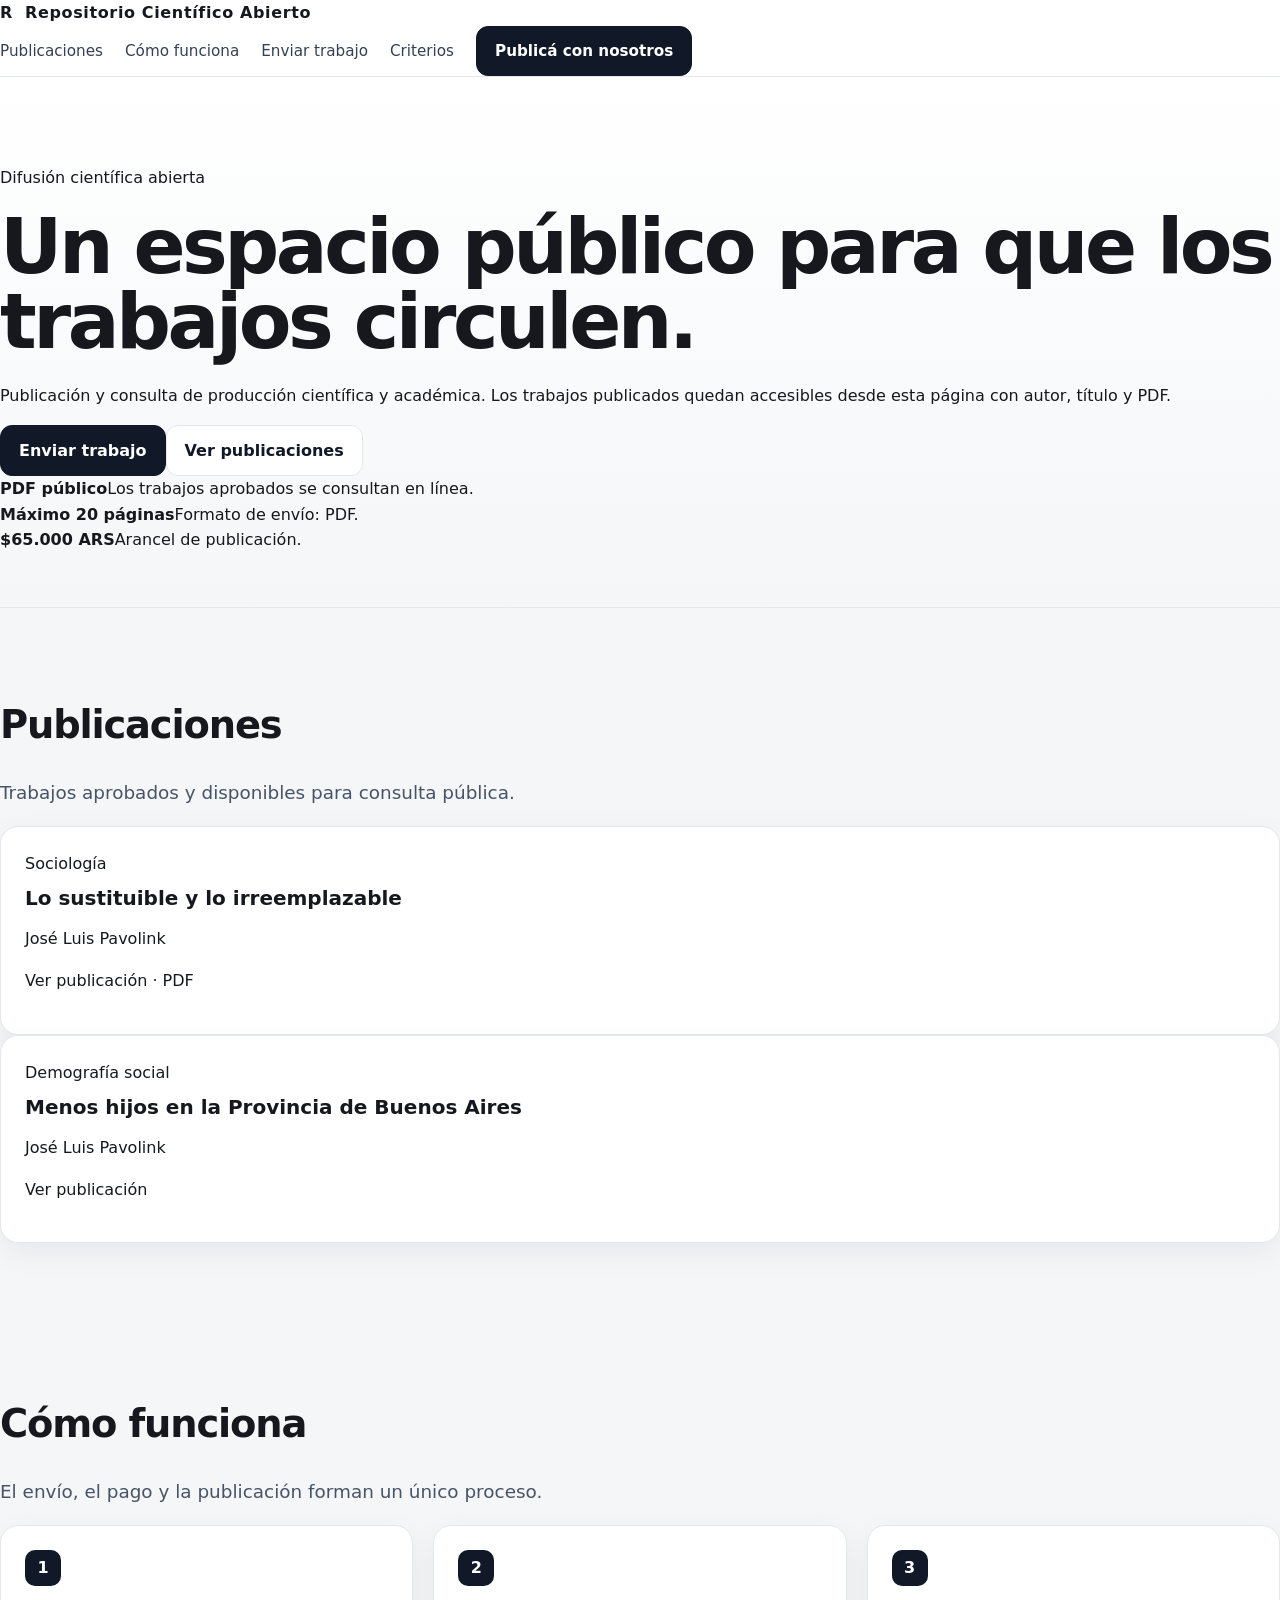
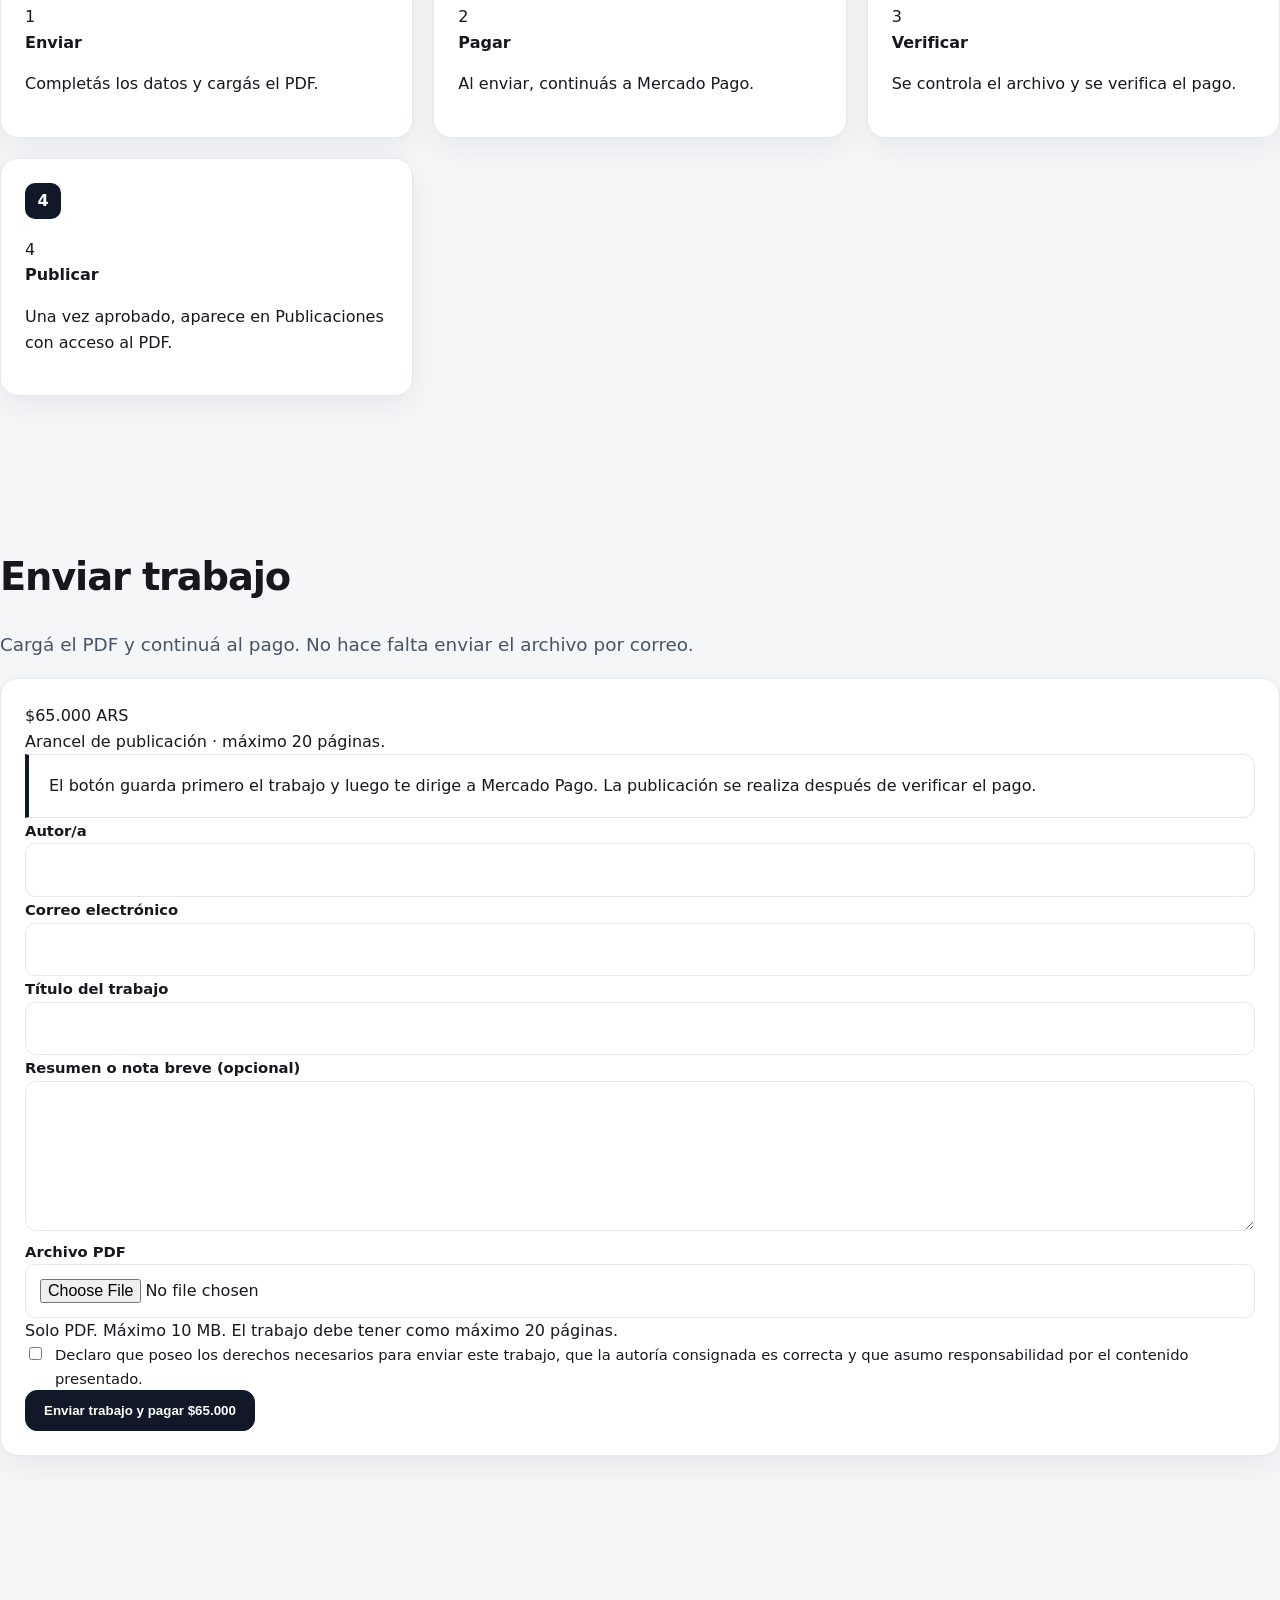
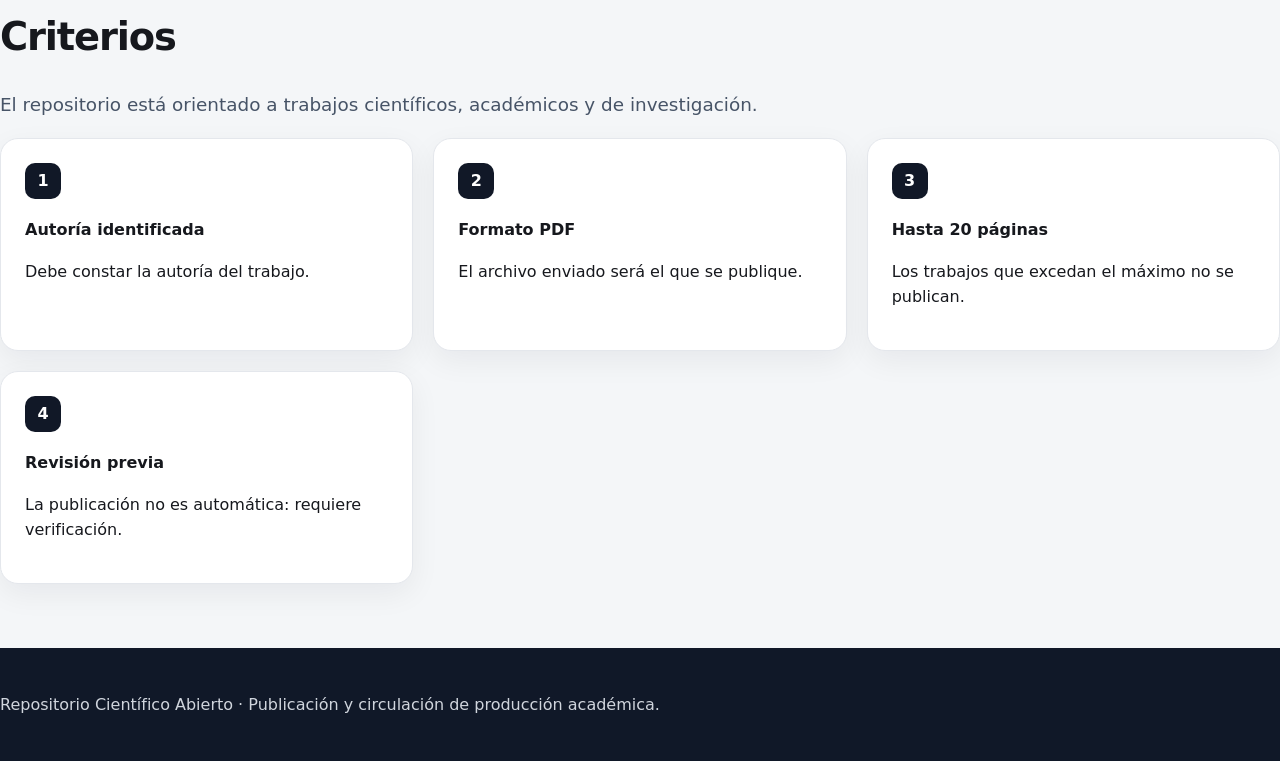
<file: index.html>
<!doctype html>
<html lang="es">
<head><meta charset="utf-8"><meta name="viewport" content="width=device-width,initial-scale=1"><title>Repositorio Científico Abierto</title><meta name="description" content="Repositorio abierto para difusión de trabajos científicos y académicos."><link rel="stylesheet" href="styles.css"></head>
<body>
<header class="nav"><div class="wrap navin"><a class="brand" href="#inicio"><span class="logo">R</span>Repositorio Científico Abierto</a><nav class="links"><a href="#publicaciones">Publicaciones</a><a href="#como">Cómo funciona</a><a href="#enviar">Enviar trabajo</a><a href="#criterios">Criterios</a><a class="btn" href="#enviar">Publicá con nosotros</a></nav></div></header>
<main>
<section id="inicio" class="hero"><div class="wrap"><div class="eyebrow">Difusión científica abierta</div><h1>Un espacio público para que los trabajos circulen.</h1><p>Publicación y consulta de producción científica y académica. Los trabajos publicados quedan accesibles desde esta página con autor, título y PDF.</p><div class="heroactions"><a class="btn" href="#enviar">Enviar trabajo</a><a class="btn secondary" href="#publicaciones">Ver publicaciones</a></div><div class="stats"><div class="stat"><b>PDF público</b><span>Los trabajos aprobados se consultan en línea.</span></div><div class="stat"><b>Máximo 20 páginas</b><span>Formato de envío: PDF.</span></div><div class="stat"><b>$65.000 ARS</b><span>Arancel de publicación.</span></div></div></div></section>
<section id="publicaciones" class="section"><div class="wrap"><h2>Publicaciones</h2><p class="lead">Trabajos aprobados y disponibles para consulta pública.</p><div id="publication-list" class="pubgrid"><div class="empty">Cargando publicaciones…</div></div></div></section>
<section id="como" class="section"><div class="wrap"><h2>Cómo funciona</h2><p class="lead">El envío, el pago y la publicación forman un único proceso.</p><div class="steps"><div class="card step"><div class="n">1</div><b>Enviar</b><p>Completás los datos y cargás el PDF.</p></div><div class="card step"><div class="n">2</div><b>Pagar</b><p>Al enviar, continuás a Mercado Pago.</p></div><div class="card step"><div class="n">3</div><b>Verificar</b><p>Se controla el archivo y se verifica el pago.</p></div><div class="card step"><div class="n">4</div><b>Publicar</b><p>Una vez aprobado, aparece en Publicaciones con acceso al PDF.</p></div></div></div></section>
<section id="enviar" class="section"><div class="wrap"><h2>Enviar trabajo</h2><p class="lead">Cargá el PDF y continuá al pago. No hace falta enviar el archivo por correo.</p><div class="card formcard"><div class="fee">$65.000 ARS</div><div class="note">Arancel de publicación · máximo 20 páginas.</div><div class="notice">El botón guarda primero el trabajo y luego te dirige a Mercado Pago. La publicación se realiza después de verificar el pago.</div><form id="paper-form"><div class="grid2"><div class="field"><label for="author">Autor/a</label><input id="author" name="author" required autocomplete="name"></div><div class="field"><label for="email">Correo electrónico</label><input id="email" name="email" type="email" required autocomplete="email"></div></div><div class="field"><label for="title">Título del trabajo</label><input id="title" name="title" required></div><div class="field"><label for="abstract">Resumen o nota breve (opcional)</label><textarea id="abstract" name="abstract" rows="4"></textarea></div><div class="field"><label for="pdf">Archivo PDF</label><input id="pdf" name="pdf" type="file" accept="application/pdf,.pdf" required><div class="note">Solo PDF. Máximo 10 MB. El trabajo debe tener como máximo 20 páginas.</div></div><div class="field"><label style="display:flex;gap:10px;align-items:flex-start;font-weight:400"><input id="declaracion" type="checkbox" required style="width:auto;margin-top:4px"><span>Declaro que poseo los derechos necesarios para enviar este trabajo, que la autoría consignada es correcta y que asumo responsabilidad por el contenido presentado.</span></label></div><button id="submit-btn" class="btn" type="submit">Enviar trabajo y pagar $65.000</button><div id="form-status" class="status" aria-live="polite"></div></form></div></div></section>
<section id="criterios" class="section"><div class="wrap"><h2>Criterios</h2><p class="lead">El repositorio está orientado a trabajos científicos, académicos y de investigación.</p><div class="steps"><div class="card step"><b>Autoría identificada</b><p>Debe constar la autoría del trabajo.</p></div><div class="card step"><b>Formato PDF</b><p>El archivo enviado será el que se publique.</p></div><div class="card step"><b>Hasta 20 páginas</b><p>Los trabajos que excedan el máximo no se publican.</p></div><div class="card step"><b>Revisión previa</b><p>La publicación no es automática: requiere verificación.</p></div></div></div></section>
</main><footer class="footer"><div class="wrap">Repositorio Científico Abierto · Publicación y circulación de producción académica.</div></footer>
<script type="module" src="app.js"></script>
</body></html>
</file>
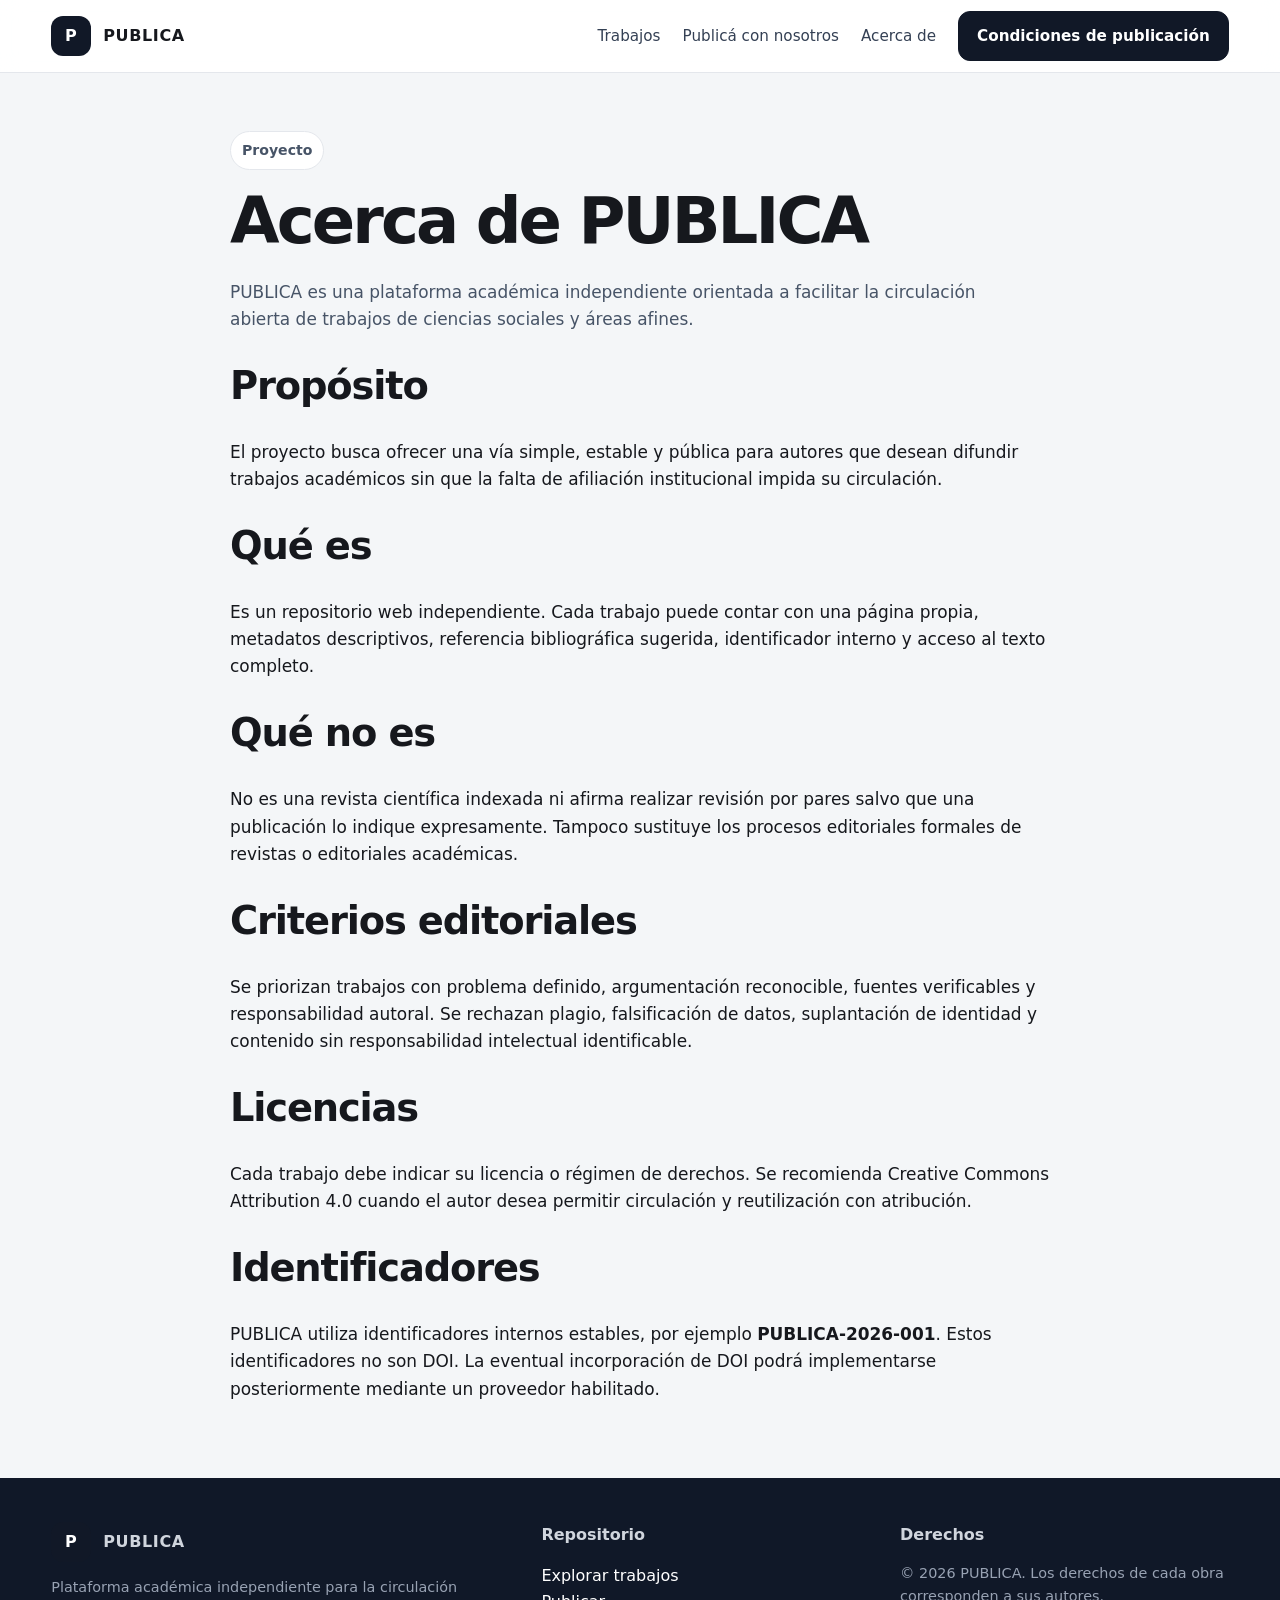
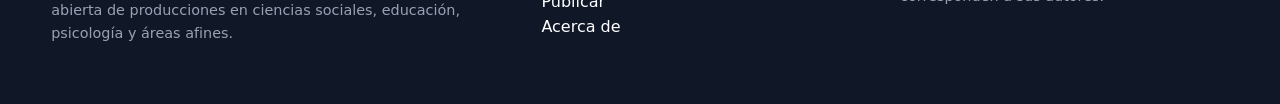
<file: acerca.html>
<!doctype html>
<html lang="es">
<head>
<meta charset="utf-8"><meta name="viewport" content="width=device-width,initial-scale=1">
<title>Acerca de | PUBLICA</title>
<meta name="description" content="Información institucional sobre PUBLICA.">
<link rel="stylesheet" href="styles.css">
</head>
<body>

<header>
  <div class="container nav">
    <a class="brand" href="index.html">
      <span class="brand-mark">P</span>
      <span>PUBLICA</span>
    </a>
    <nav>
      <a href="index.html#trabajos">Trabajos</a>
      <a href="publicar.html">Publicá con nosotros</a>
      <a href="acerca.html">Acerca de</a>
      <a class="btn" href="publicar.html">Condiciones de publicación</a>
    </nav>
  </div>
</header>

<main class="article">
  <span class="kicker">Proyecto</span>
  <h1>Acerca de PUBLICA</h1>
  <p class="lead">PUBLICA es una plataforma académica independiente orientada a facilitar la circulación abierta de trabajos de ciencias sociales y áreas afines.</p>

  <h2>Propósito</h2>
  <p>El proyecto busca ofrecer una vía simple, estable y pública para autores que desean difundir trabajos académicos sin que la falta de afiliación institucional impida su circulación.</p>

  <h2>Qué es</h2>
  <p>Es un repositorio web independiente. Cada trabajo puede contar con una página propia, metadatos descriptivos, referencia bibliográfica sugerida, identificador interno y acceso al texto completo.</p>

  <h2>Qué no es</h2>
  <p>No es una revista científica indexada ni afirma realizar revisión por pares salvo que una publicación lo indique expresamente. Tampoco sustituye los procesos editoriales formales de revistas o editoriales académicas.</p>

  <h2>Criterios editoriales</h2>
  <p>Se priorizan trabajos con problema definido, argumentación reconocible, fuentes verificables y responsabilidad autoral. Se rechazan plagio, falsificación de datos, suplantación de identidad y contenido sin responsabilidad intelectual identificable.</p>

  <h2>Licencias</h2>
  <p>Cada trabajo debe indicar su licencia o régimen de derechos. Se recomienda Creative Commons Attribution 4.0 cuando el autor desea permitir circulación y reutilización con atribución.</p>

  <h2>Identificadores</h2>
  <p>PUBLICA utiliza identificadores internos estables, por ejemplo <strong>PUBLICA-2026-001</strong>. Estos identificadores no son DOI. La eventual incorporación de DOI podrá implementarse posteriormente mediante un proveedor habilitado.</p>
</main>

<footer>
  <div class="container footer-grid">
    <div>
      <div class="brand"><span class="brand-mark">P</span><span>PUBLICA</span></div>
      <p class="small">Plataforma académica independiente para la circulación abierta de producciones en ciencias sociales, educación, psicología y áreas afines.</p>
    </div>
    <div>
      <strong>Repositorio</strong>
      <p><a href="index.html#trabajos">Explorar trabajos</a><br>
      <a href="publicar.html">Publicar</a><br>
      <a href="acerca.html">Acerca de</a></p>
    </div>
    <div><strong>Derechos</strong><p class="small">© 2026 PUBLICA. Los derechos de cada obra corresponden a sus autores.</p></div>
  </div>
</footer>
<script src="script.js"></script>

</body>
</html>
</file>
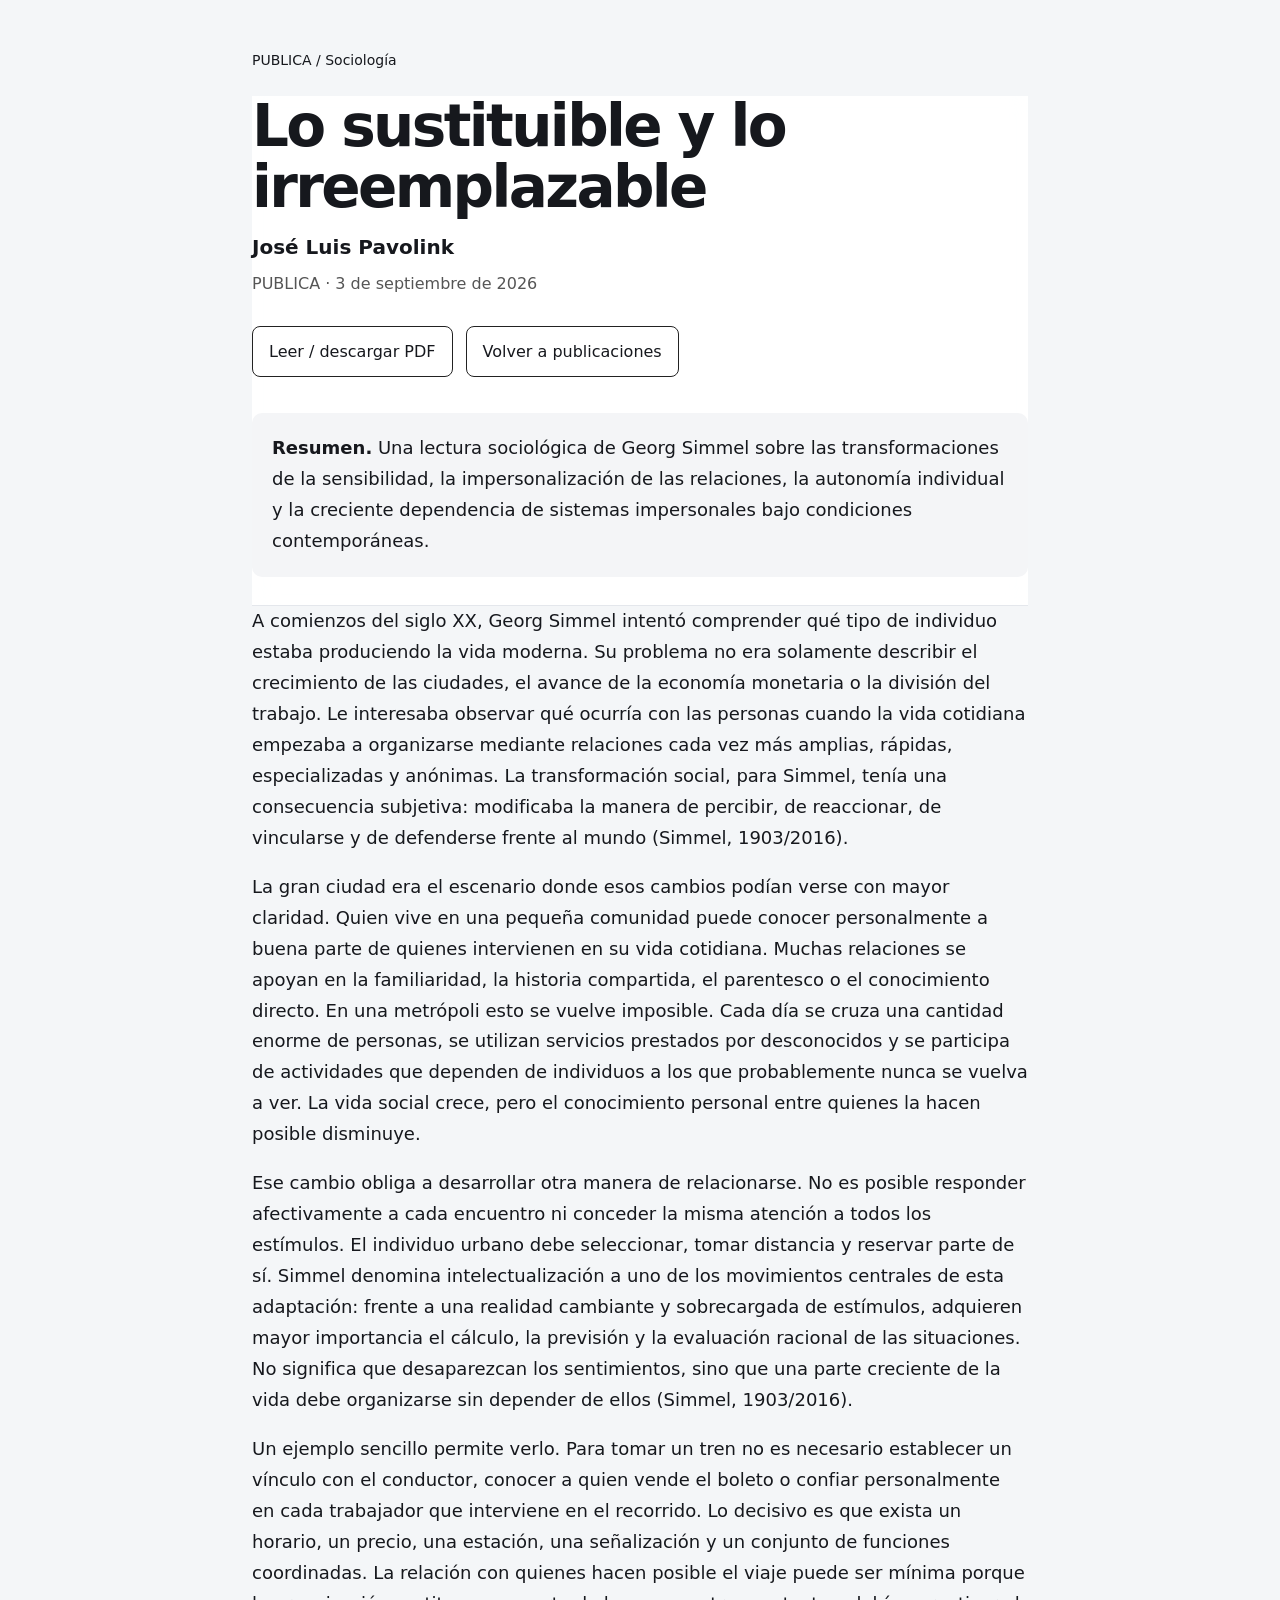
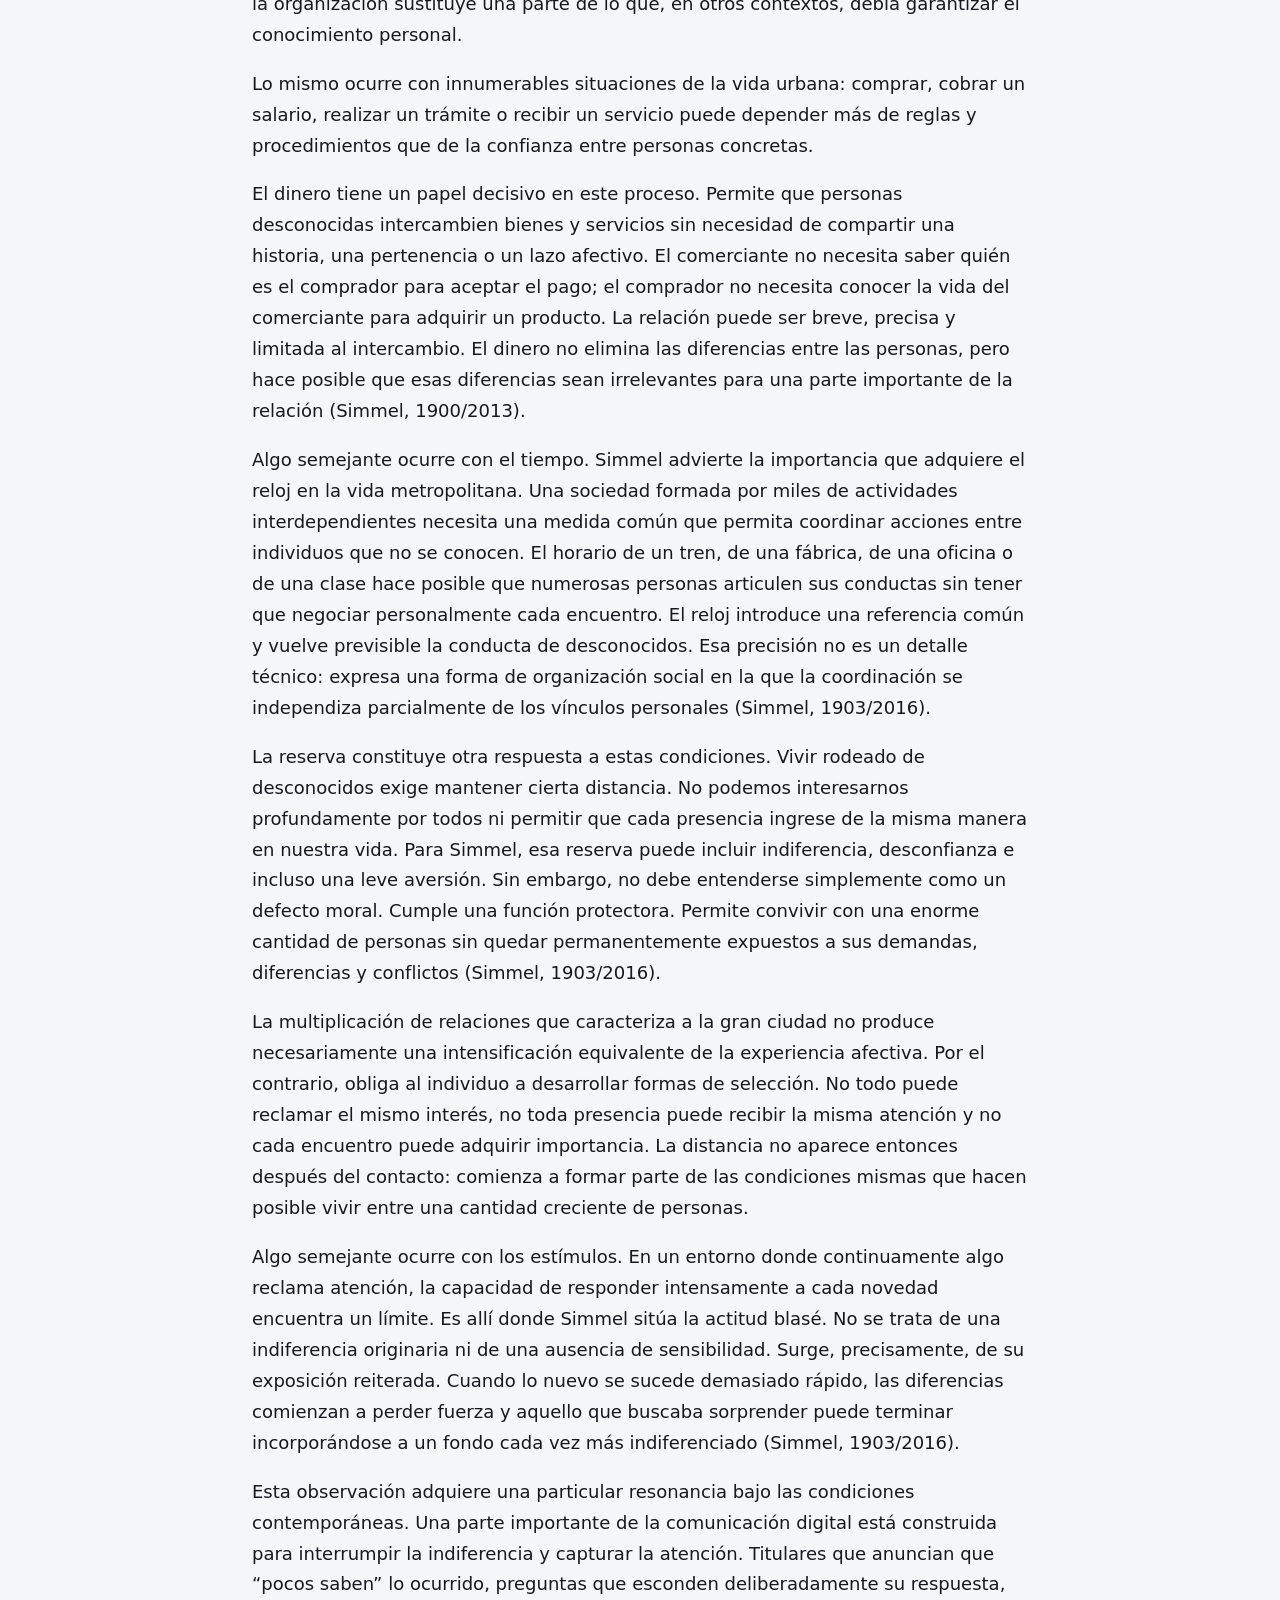
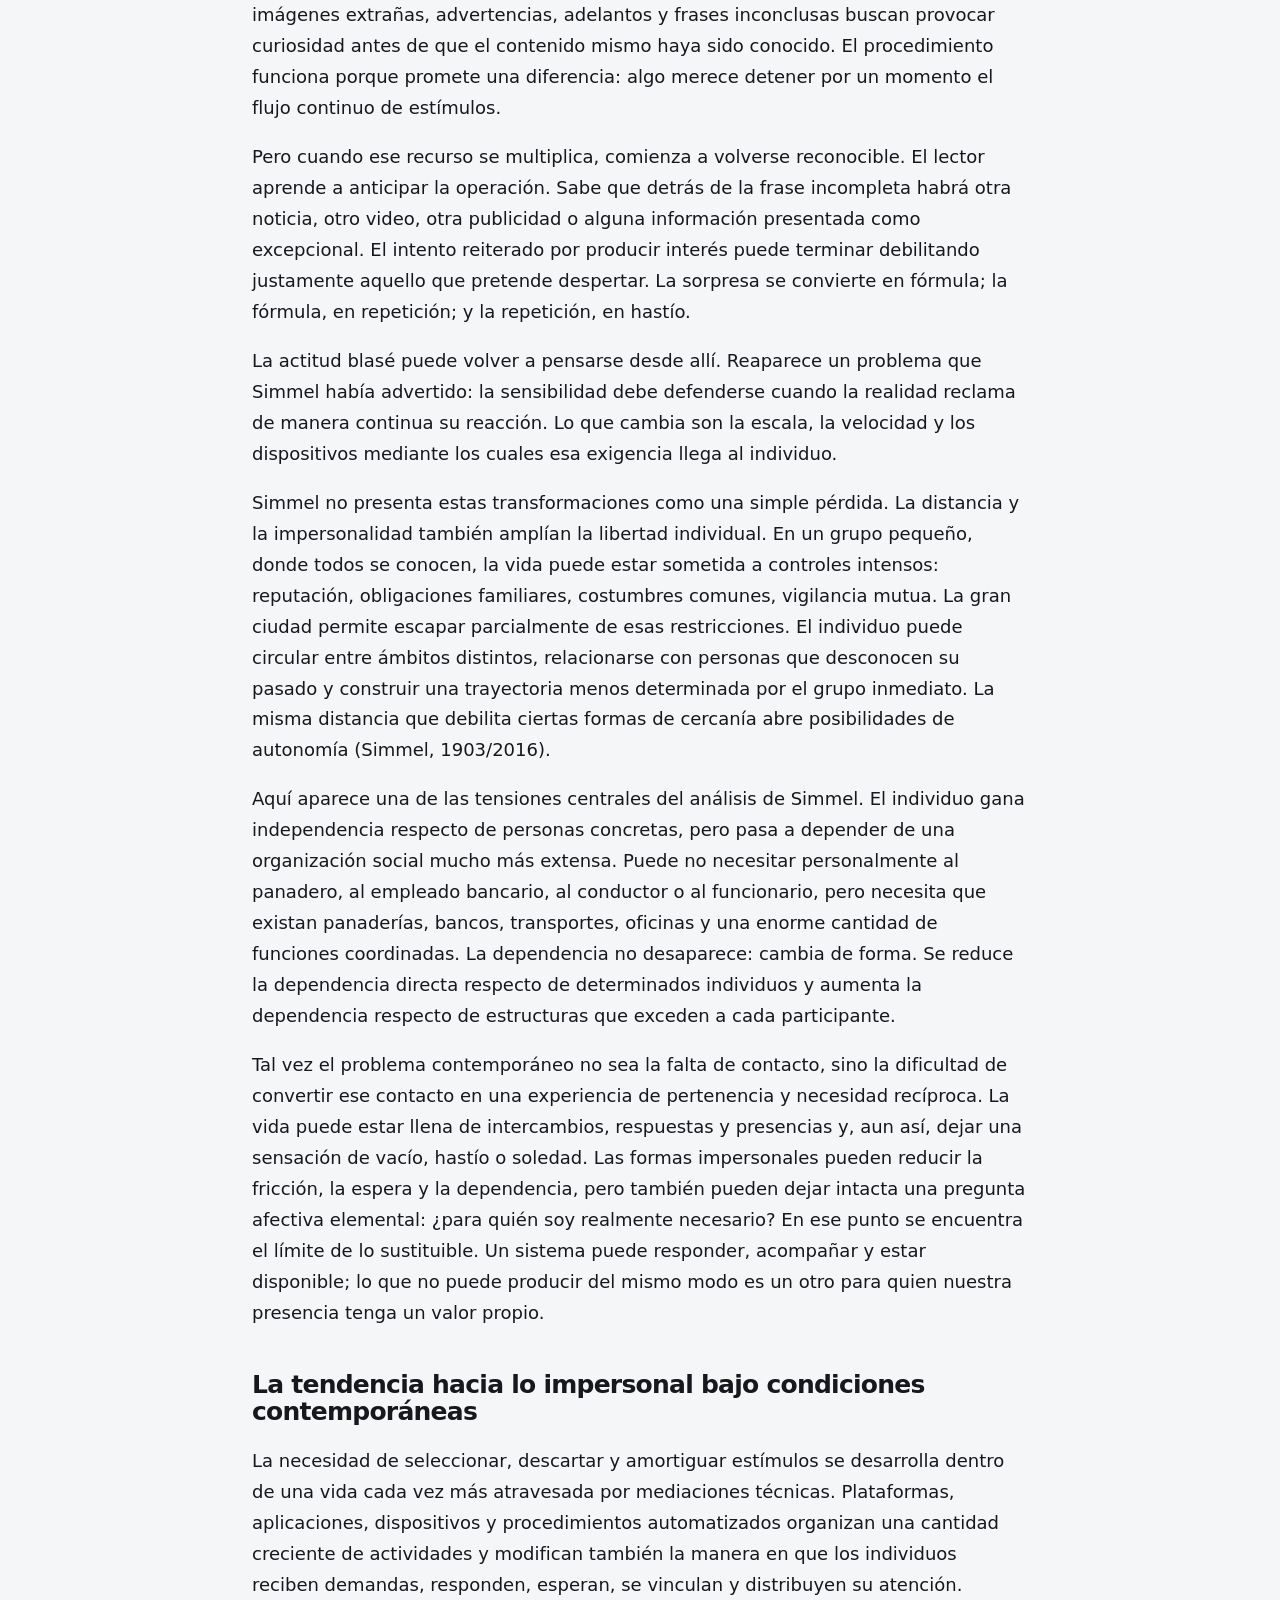
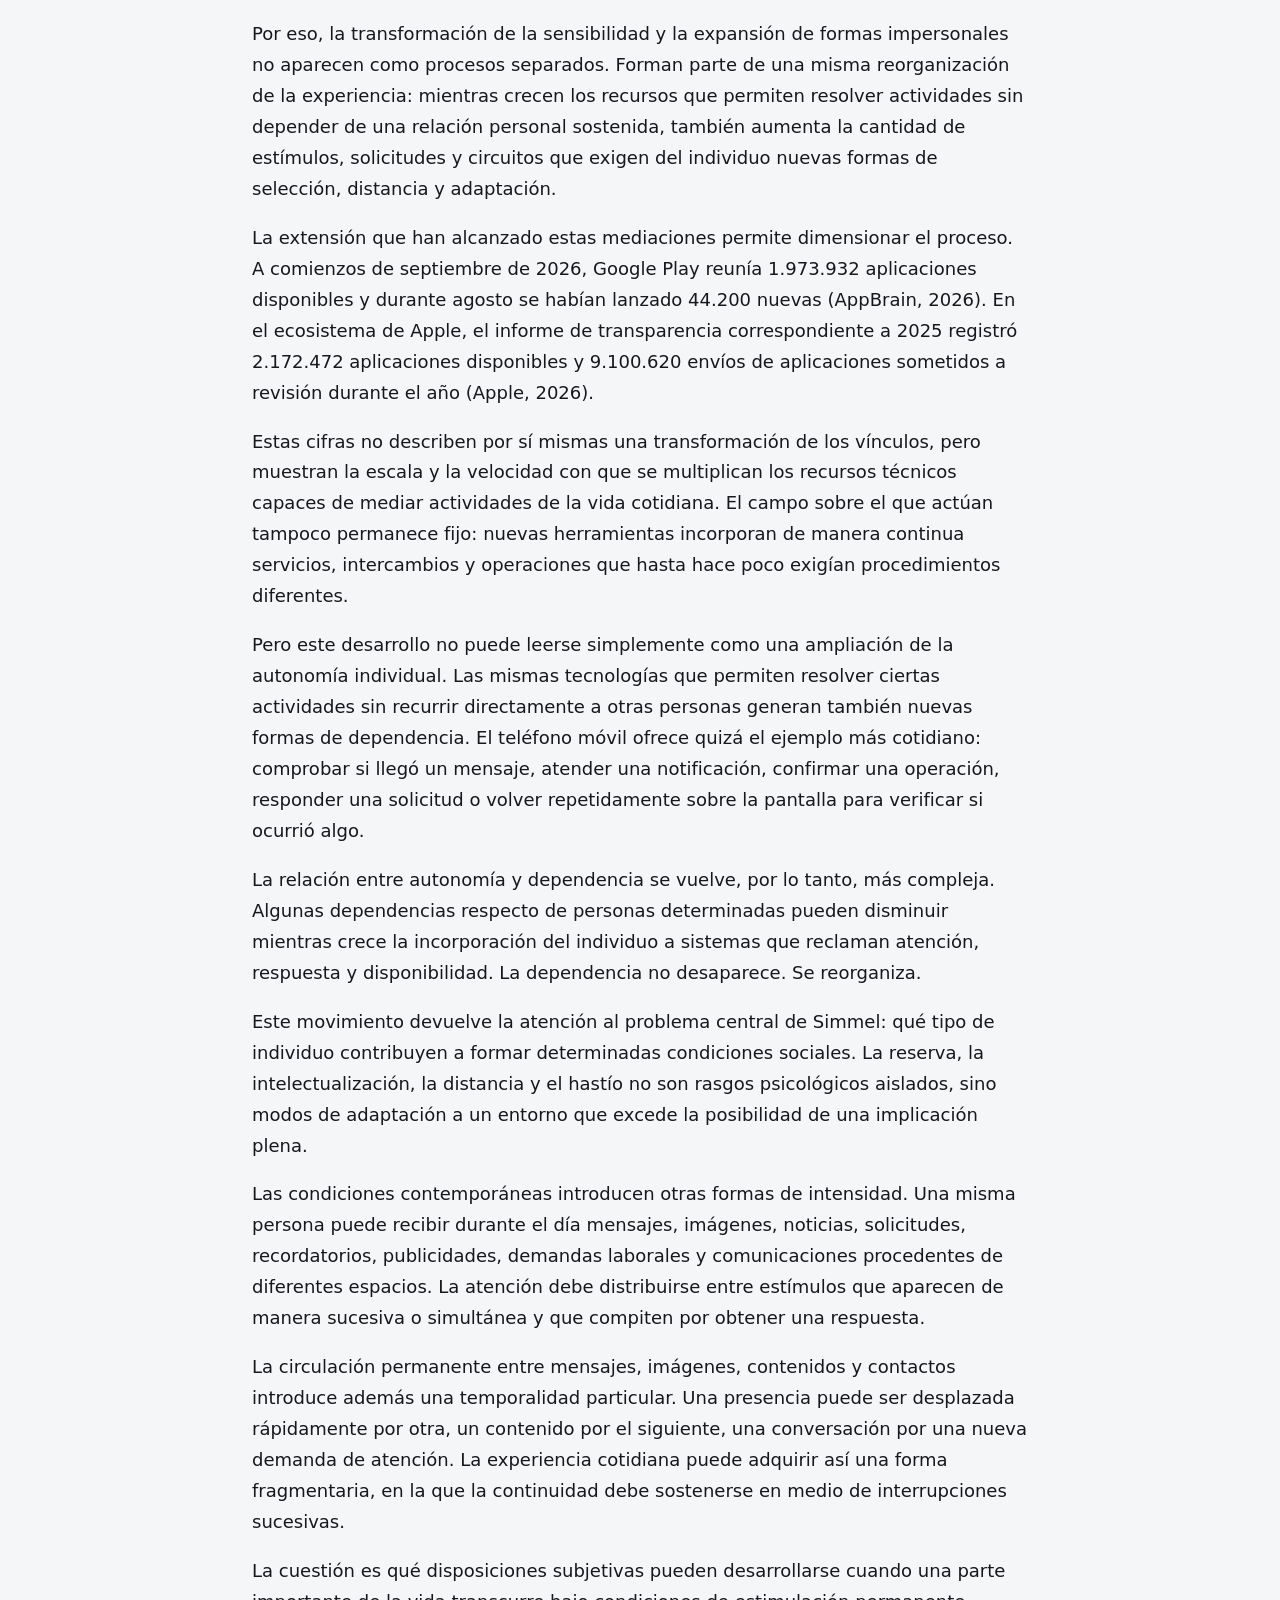
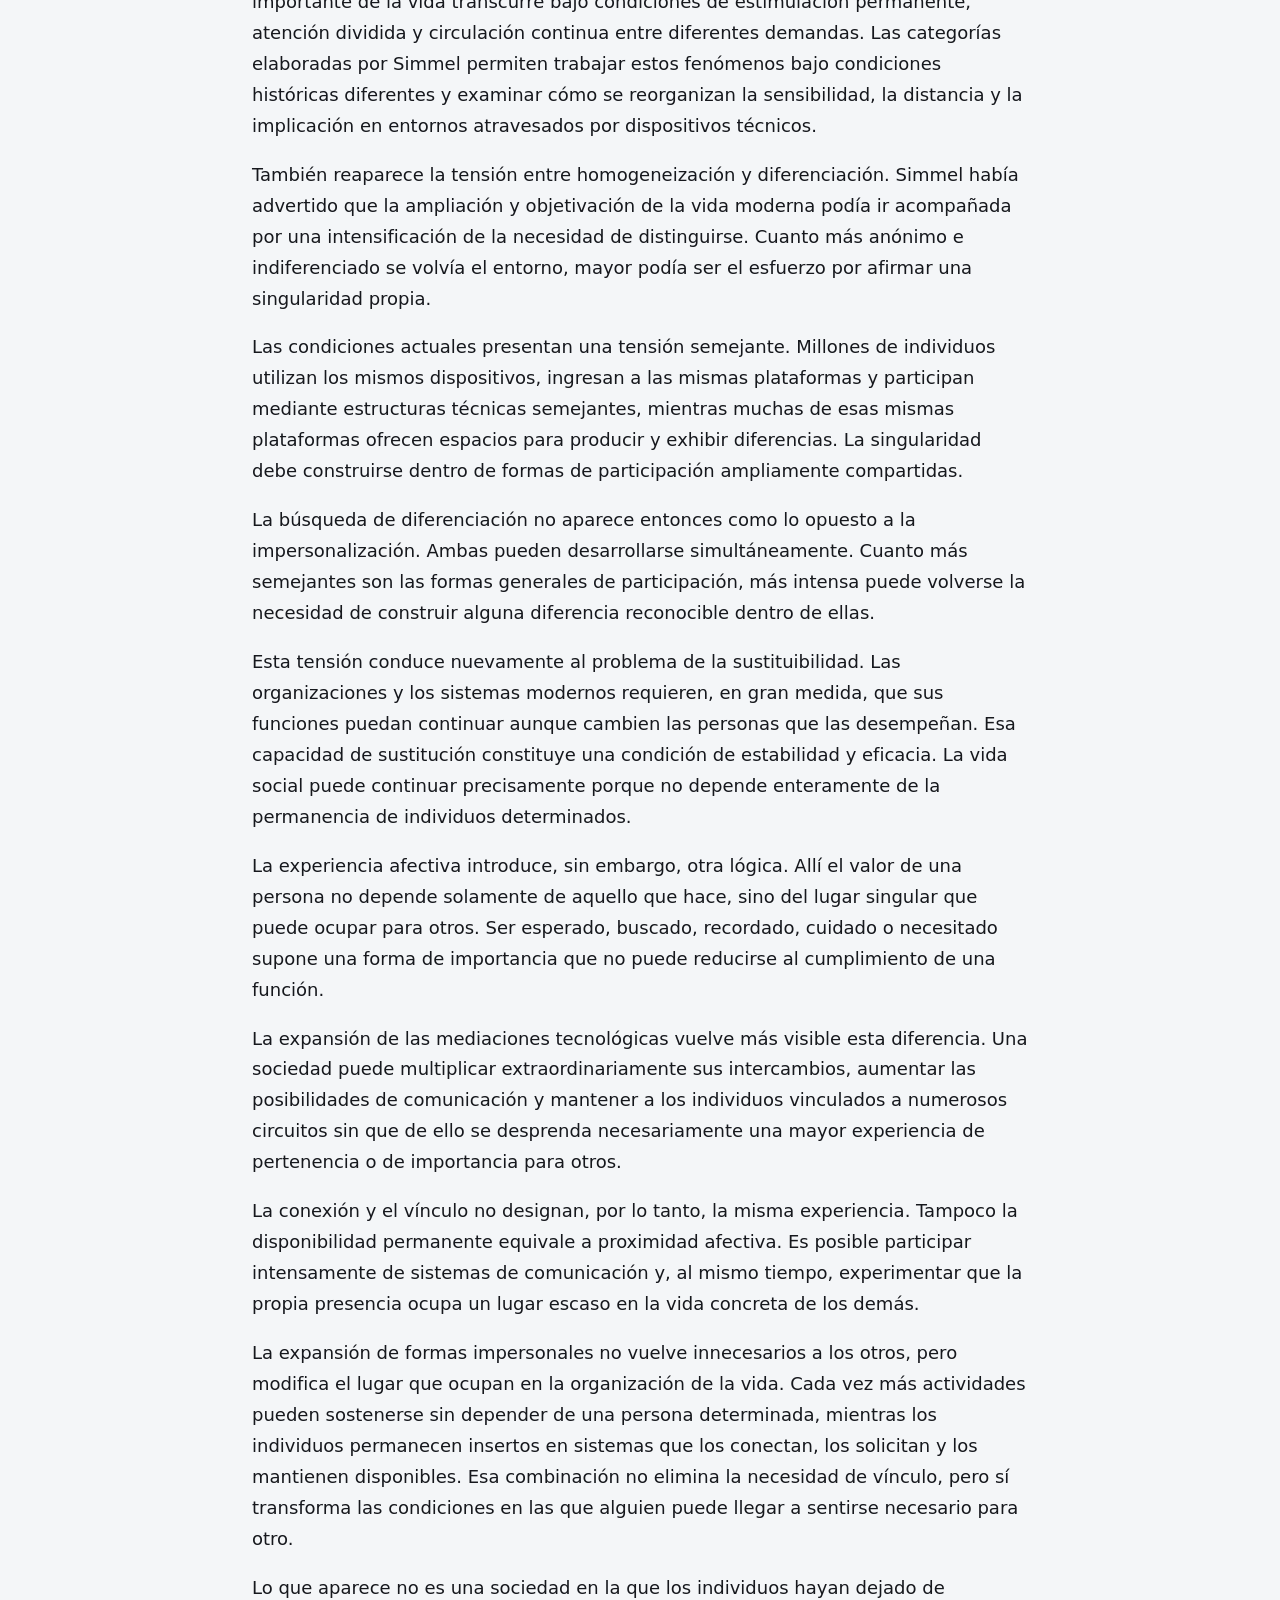
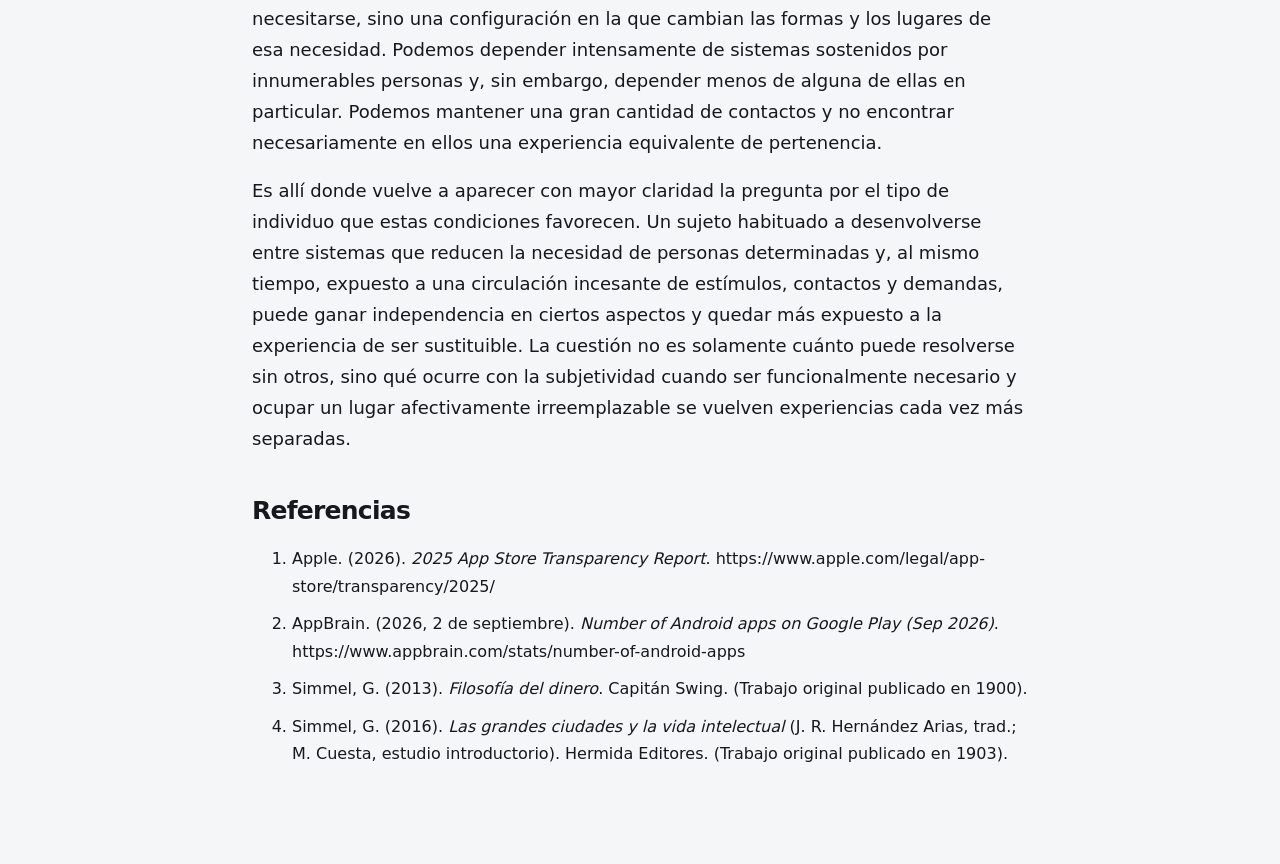
<file: lo-sustituible-y-lo-irreemplazable.html>
<!doctype html>
<html lang="es">
<head>
<meta charset="utf-8">
<meta name="viewport" content="width=device-width,initial-scale=1">
<title>Lo sustituible y lo irreemplazable — José Luis Pavolink | PUBLICA</title>
<meta name="description" content="Trabajo de José Luis Pavolink sobre Georg Simmel, vida moderna, impersonalización, autonomía, dependencia sistémica, subjetividad y vínculos contemporáneos.">
<meta name="robots" content="index,follow,max-snippet:-1,max-image-preview:large">
<link rel="canonical" href="https://publicaciencia.github.io/lo-sustituible-y-lo-irreemplazable.html">

<meta name="citation_title" content="Lo sustituible y lo irreemplazable">
<meta name="citation_author" content="José Luis Pavolink">
<meta name="citation_publication_date" content="2026/09/03">
<meta name="citation_online_date" content="2026/09/03">
<meta name="citation_pdf_url" content="https://publicaciencia.github.io/lo-sustituible-y-lo-irreemplazable.pdf">
<meta name="citation_fulltext_world_readable" content="">
<meta name="citation_language" content="es">
<meta name="citation_publisher" content="PUBLICA">
<meta name="DC.title" content="Lo sustituible y lo irreemplazable">
<meta name="DC.creator" content="José Luis Pavolink">
<meta name="DC.date" content="2026-09-03">
<meta name="DC.type" content="Text">
<meta name="DC.format" content="text/html">
<meta name="DC.identifier" content="https://publicaciencia.github.io/lo-sustituible-y-lo-irreemplazable.html">

<script type="application/ld+json">
{
  "@context":"https://schema.org",
  "@type":"ScholarlyArticle",
  "headline":"Lo sustituible y lo irreemplazable",
  "name":"Lo sustituible y lo irreemplazable",
  "author":{"@type":"Person","name":"José Luis Pavolink"},
  "datePublished":"2026-09-03",
  "inLanguage":"es",
  "publisher":{"@type":"Organization","name":"PUBLICA","url":"https://publicaciencia.github.io/"},
  "url":"https://publicaciencia.github.io/lo-sustituible-y-lo-irreemplazable.html",
  "sameAs":"https://publicaciencia.github.io/lo-sustituible-y-lo-irreemplazable.pdf",
  "keywords":["Georg Simmel","sociología","subjetividad","impersonalización","dependencia sistémica","vínculos sociales","vida moderna"]
}
</script>

<link rel="stylesheet" href="styles.css">
<style>
.article{max-width:860px;margin:0 auto;padding:48px 22px 80px;line-height:1.72}
.article h1{font-size:clamp(34px,6vw,58px);line-height:1.05;margin:0 0 12px}
.article .author{font-size:20px;font-weight:700;margin-bottom:6px}
.article .date{color:#555;margin-bottom:28px}
.article .actions{margin:24px 0 36px}
.article .actions a{display:inline-block;padding:11px 16px;border:1px solid #222;border-radius:8px;text-decoration:none;margin-right:8px}
.article h2{font-size:25px;margin-top:42px}
.article p{font-size:18px;margin:0 0 18px}
.article .abstract{font-size:18px;background:#f4f5f7;padding:20px;border-radius:10px;margin:28px 0}
.article .refs li{margin-bottom:10px}
.breadcrumb{font-size:14px;margin-bottom:24px}
</style>
</head>
<body>
<main class="article">
<div class="breadcrumb"><a href="/">PUBLICA</a> / Sociología</div>
<article>
<header>
<h1 class="citation_title">Lo sustituible y lo irreemplazable</h1>
<div class="author citation_author">José Luis Pavolink</div>
<div class="date">PUBLICA · 3 de septiembre de 2026</div>
<div class="actions">
<a href="lo-sustituible-y-lo-irreemplazable.pdf">Leer / descargar PDF</a>
<a href="/">Volver a publicaciones</a>
</div>
<div class="abstract"><strong>Resumen.</strong> Una lectura sociológica de Georg Simmel sobre las transformaciones de la sensibilidad, la impersonalización de las relaciones, la autonomía individual y la creciente dependencia de sistemas impersonales bajo condiciones contemporáneas.</div>
</header>

<p>A comienzos del siglo XX, Georg Simmel intentó comprender qué tipo de individuo estaba produciendo la vida moderna. Su problema no era solamente describir el crecimiento de las ciudades, el avance de la economía monetaria o la división del trabajo. Le interesaba observar qué ocurría con las personas cuando la vida cotidiana empezaba a organizarse mediante relaciones cada vez más amplias, rápidas, especializadas y anónimas. La transformación social, para Simmel, tenía una consecuencia subjetiva: modificaba la manera de percibir, de reaccionar, de vincularse y de defenderse frente al mundo (Simmel, 1903/2016).</p>
<p>La gran ciudad era el escenario donde esos cambios podían verse con mayor claridad. Quien vive en una pequeña comunidad puede conocer personalmente a buena parte de quienes intervienen en su vida cotidiana. Muchas relaciones se apoyan en la familiaridad, la historia compartida, el parentesco o el conocimiento directo. En una metrópoli esto se vuelve imposible. Cada día se cruza una cantidad enorme de personas, se utilizan servicios prestados por desconocidos y se participa de actividades que dependen de individuos a los que probablemente nunca se vuelva a ver. La vida social crece, pero el conocimiento personal entre quienes la hacen posible disminuye.</p>
<p>Ese cambio obliga a desarrollar otra manera de relacionarse. No es posible responder afectivamente a cada encuentro ni conceder la misma atención a todos los estímulos. El individuo urbano debe seleccionar, tomar distancia y reservar parte de sí. Simmel denomina intelectualización a uno de los movimientos centrales de esta adaptación: frente a una realidad cambiante y sobrecargada de estímulos, adquieren mayor importancia el cálculo, la previsión y la evaluación racional de las situaciones. No significa que desaparezcan los sentimientos, sino que una parte creciente de la vida debe organizarse sin depender de ellos (Simmel, 1903/2016).</p>
<p>Un ejemplo sencillo permite verlo. Para tomar un tren no es necesario establecer un vínculo con el conductor, conocer a quien vende el boleto o confiar personalmente en cada trabajador que interviene en el recorrido. Lo decisivo es que exista un horario, un precio, una estación, una señalización y un conjunto de funciones coordinadas. La relación con quienes hacen posible el viaje puede ser mínima porque la organización sustituye una parte de lo que, en otros contextos, debía garantizar el conocimiento personal.</p>
<p>Lo mismo ocurre con innumerables situaciones de la vida urbana: comprar, cobrar un salario, realizar un trámite o recibir un servicio puede depender más de reglas y procedimientos que de la confianza entre personas concretas.</p>
<p>El dinero tiene un papel decisivo en este proceso. Permite que personas desconocidas intercambien bienes y servicios sin necesidad de compartir una historia, una pertenencia o un lazo afectivo. El comerciante no necesita saber quién es el comprador para aceptar el pago; el comprador no necesita conocer la vida del comerciante para adquirir un producto. La relación puede ser breve, precisa y limitada al intercambio. El dinero no elimina las diferencias entre las personas, pero hace posible que esas diferencias sean irrelevantes para una parte importante de la relación (Simmel, 1900/2013).</p>
<p>Algo semejante ocurre con el tiempo. Simmel advierte la importancia que adquiere el reloj en la vida metropolitana. Una sociedad formada por miles de actividades interdependientes necesita una medida común que permita coordinar acciones entre individuos que no se conocen. El horario de un tren, de una fábrica, de una oficina o de una clase hace posible que numerosas personas articulen sus conductas sin tener que negociar personalmente cada encuentro. El reloj introduce una referencia común y vuelve previsible la conducta de desconocidos. Esa precisión no es un detalle técnico: expresa una forma de organización social en la que la coordinación se independiza parcialmente de los vínculos personales (Simmel, 1903/2016).</p>
<p>La reserva constituye otra respuesta a estas condiciones. Vivir rodeado de desconocidos exige mantener cierta distancia. No podemos interesarnos profundamente por todos ni permitir que cada presencia ingrese de la misma manera en nuestra vida. Para Simmel, esa reserva puede incluir indiferencia, desconfianza e incluso una leve aversión. Sin embargo, no debe entenderse simplemente como un defecto moral. Cumple una función protectora. Permite convivir con una enorme cantidad de personas sin quedar permanentemente expuestos a sus demandas, diferencias y conflictos (Simmel, 1903/2016).</p>
<p>La multiplicación de relaciones que caracteriza a la gran ciudad no produce necesariamente una intensificación equivalente de la experiencia afectiva. Por el contrario, obliga al individuo a desarrollar formas de selección. No todo puede reclamar el mismo interés, no toda presencia puede recibir la misma atención y no cada encuentro puede adquirir importancia. La distancia no aparece entonces después del contacto: comienza a formar parte de las condiciones mismas que hacen posible vivir entre una cantidad creciente de personas.</p>
<p>Algo semejante ocurre con los estímulos. En un entorno donde continuamente algo reclama atención, la capacidad de responder intensamente a cada novedad encuentra un límite. Es allí donde Simmel sitúa la actitud blasé. No se trata de una indiferencia originaria ni de una ausencia de sensibilidad. Surge, precisamente, de su exposición reiterada. Cuando lo nuevo se sucede demasiado rápido, las diferencias comienzan a perder fuerza y aquello que buscaba sorprender puede terminar incorporándose a un fondo cada vez más indiferenciado (Simmel, 1903/2016).</p>
<p>Esta observación adquiere una particular resonancia bajo las condiciones contemporáneas. Una parte importante de la comunicación digital está construida para interrumpir la indiferencia y capturar la atención. Titulares que anuncian que “pocos saben” lo ocurrido, preguntas que esconden deliberadamente su respuesta, imágenes extrañas, advertencias, adelantos y frases inconclusas buscan provocar curiosidad antes de que el contenido mismo haya sido conocido. El procedimiento funciona porque promete una diferencia: algo merece detener por un momento el flujo continuo de estímulos.</p>
<p>Pero cuando ese recurso se multiplica, comienza a volverse reconocible. El lector aprende a anticipar la operación. Sabe que detrás de la frase incompleta habrá otra noticia, otro video, otra publicidad o alguna información presentada como excepcional. El intento reiterado por producir interés puede terminar debilitando justamente aquello que pretende despertar. La sorpresa se convierte en fórmula; la fórmula, en repetición; y la repetición, en hastío.</p>
<p>La actitud blasé puede volver a pensarse desde allí. Reaparece un problema que Simmel había advertido: la sensibilidad debe defenderse cuando la realidad reclama de manera continua su reacción. Lo que cambia son la escala, la velocidad y los dispositivos mediante los cuales esa exigencia llega al individuo.</p>
<p>Simmel no presenta estas transformaciones como una simple pérdida. La distancia y la impersonalidad también amplían la libertad individual. En un grupo pequeño, donde todos se conocen, la vida puede estar sometida a controles intensos: reputación, obligaciones familiares, costumbres comunes, vigilancia mutua. La gran ciudad permite escapar parcialmente de esas restricciones. El individuo puede circular entre ámbitos distintos, relacionarse con personas que desconocen su pasado y construir una trayectoria menos determinada por el grupo inmediato. La misma distancia que debilita ciertas formas de cercanía abre posibilidades de autonomía (Simmel, 1903/2016).</p>
<p>Aquí aparece una de las tensiones centrales del análisis de Simmel. El individuo gana independencia respecto de personas concretas, pero pasa a depender de una organización social mucho más extensa. Puede no necesitar personalmente al panadero, al empleado bancario, al conductor o al funcionario, pero necesita que existan panaderías, bancos, transportes, oficinas y una enorme cantidad de funciones coordinadas. La dependencia no desaparece: cambia de forma. Se reduce la dependencia directa respecto de determinados individuos y aumenta la dependencia respecto de estructuras que exceden a cada participante.</p>
<p>Tal vez el problema contemporáneo no sea la falta de contacto, sino la dificultad de convertir ese contacto en una experiencia de pertenencia y necesidad recíproca. La vida puede estar llena de intercambios, respuestas y presencias y, aun así, dejar una sensación de vacío, hastío o soledad. Las formas impersonales pueden reducir la fricción, la espera y la dependencia, pero también pueden dejar intacta una pregunta afectiva elemental: ¿para quién soy realmente necesario? En ese punto se encuentra el límite de lo sustituible. Un sistema puede responder, acompañar y estar disponible; lo que no puede producir del mismo modo es un otro para quien nuestra presencia tenga un valor propio.</p>

<h2>La tendencia hacia lo impersonal bajo condiciones contemporáneas</h2>
<p>La necesidad de seleccionar, descartar y amortiguar estímulos se desarrolla dentro de una vida cada vez más atravesada por mediaciones técnicas. Plataformas, aplicaciones, dispositivos y procedimientos automatizados organizan una cantidad creciente de actividades y modifican también la manera en que los individuos reciben demandas, responden, esperan, se vinculan y distribuyen su atención.</p>
<p>Por eso, la transformación de la sensibilidad y la expansión de formas impersonales no aparecen como procesos separados. Forman parte de una misma reorganización de la experiencia: mientras crecen los recursos que permiten resolver actividades sin depender de una relación personal sostenida, también aumenta la cantidad de estímulos, solicitudes y circuitos que exigen del individuo nuevas formas de selección, distancia y adaptación.</p>
<p>La extensión que han alcanzado estas mediaciones permite dimensionar el proceso. A comienzos de septiembre de 2026, Google Play reunía 1.973.932 aplicaciones disponibles y durante agosto se habían lanzado 44.200 nuevas (AppBrain, 2026). En el ecosistema de Apple, el informe de transparencia correspondiente a 2025 registró 2.172.472 aplicaciones disponibles y 9.100.620 envíos de aplicaciones sometidos a revisión durante el año (Apple, 2026).</p>
<p>Estas cifras no describen por sí mismas una transformación de los vínculos, pero muestran la escala y la velocidad con que se multiplican los recursos técnicos capaces de mediar actividades de la vida cotidiana. El campo sobre el que actúan tampoco permanece fijo: nuevas herramientas incorporan de manera continua servicios, intercambios y operaciones que hasta hace poco exigían procedimientos diferentes.</p>
<p>Pero este desarrollo no puede leerse simplemente como una ampliación de la autonomía individual. Las mismas tecnologías que permiten resolver ciertas actividades sin recurrir directamente a otras personas generan también nuevas formas de dependencia. El teléfono móvil ofrece quizá el ejemplo más cotidiano: comprobar si llegó un mensaje, atender una notificación, confirmar una operación, responder una solicitud o volver repetidamente sobre la pantalla para verificar si ocurrió algo.</p>
<p>La relación entre autonomía y dependencia se vuelve, por lo tanto, más compleja. Algunas dependencias respecto de personas determinadas pueden disminuir mientras crece la incorporación del individuo a sistemas que reclaman atención, respuesta y disponibilidad. La dependencia no desaparece. Se reorganiza.</p>
<p>Este movimiento devuelve la atención al problema central de Simmel: qué tipo de individuo contribuyen a formar determinadas condiciones sociales. La reserva, la intelectualización, la distancia y el hastío no son rasgos psicológicos aislados, sino modos de adaptación a un entorno que excede la posibilidad de una implicación plena.</p>
<p>Las condiciones contemporáneas introducen otras formas de intensidad. Una misma persona puede recibir durante el día mensajes, imágenes, noticias, solicitudes, recordatorios, publicidades, demandas laborales y comunicaciones procedentes de diferentes espacios. La atención debe distribuirse entre estímulos que aparecen de manera sucesiva o simultánea y que compiten por obtener una respuesta.</p>
<p>La circulación permanente entre mensajes, imágenes, contenidos y contactos introduce además una temporalidad particular. Una presencia puede ser desplazada rápidamente por otra, un contenido por el siguiente, una conversación por una nueva demanda de atención. La experiencia cotidiana puede adquirir así una forma fragmentaria, en la que la continuidad debe sostenerse en medio de interrupciones sucesivas.</p>
<p>La cuestión es qué disposiciones subjetivas pueden desarrollarse cuando una parte importante de la vida transcurre bajo condiciones de estimulación permanente, atención dividida y circulación continua entre diferentes demandas. Las categorías elaboradas por Simmel permiten trabajar estos fenómenos bajo condiciones históricas diferentes y examinar cómo se reorganizan la sensibilidad, la distancia y la implicación en entornos atravesados por dispositivos técnicos.</p>
<p>También reaparece la tensión entre homogeneización y diferenciación. Simmel había advertido que la ampliación y objetivación de la vida moderna podía ir acompañada por una intensificación de la necesidad de distinguirse. Cuanto más anónimo e indiferenciado se volvía el entorno, mayor podía ser el esfuerzo por afirmar una singularidad propia.</p>
<p>Las condiciones actuales presentan una tensión semejante. Millones de individuos utilizan los mismos dispositivos, ingresan a las mismas plataformas y participan mediante estructuras técnicas semejantes, mientras muchas de esas mismas plataformas ofrecen espacios para producir y exhibir diferencias. La singularidad debe construirse dentro de formas de participación ampliamente compartidas.</p>
<p>La búsqueda de diferenciación no aparece entonces como lo opuesto a la impersonalización. Ambas pueden desarrollarse simultáneamente. Cuanto más semejantes son las formas generales de participación, más intensa puede volverse la necesidad de construir alguna diferencia reconocible dentro de ellas.</p>
<p>Esta tensión conduce nuevamente al problema de la sustituibilidad. Las organizaciones y los sistemas modernos requieren, en gran medida, que sus funciones puedan continuar aunque cambien las personas que las desempeñan. Esa capacidad de sustitución constituye una condición de estabilidad y eficacia. La vida social puede continuar precisamente porque no depende enteramente de la permanencia de individuos determinados.</p>
<p>La experiencia afectiva introduce, sin embargo, otra lógica. Allí el valor de una persona no depende solamente de aquello que hace, sino del lugar singular que puede ocupar para otros. Ser esperado, buscado, recordado, cuidado o necesitado supone una forma de importancia que no puede reducirse al cumplimiento de una función.</p>
<p>La expansión de las mediaciones tecnológicas vuelve más visible esta diferencia. Una sociedad puede multiplicar extraordinariamente sus intercambios, aumentar las posibilidades de comunicación y mantener a los individuos vinculados a numerosos circuitos sin que de ello se desprenda necesariamente una mayor experiencia de pertenencia o de importancia para otros.</p>
<p>La conexión y el vínculo no designan, por lo tanto, la misma experiencia. Tampoco la disponibilidad permanente equivale a proximidad afectiva. Es posible participar intensamente de sistemas de comunicación y, al mismo tiempo, experimentar que la propia presencia ocupa un lugar escaso en la vida concreta de los demás.</p>
<p>La expansión de formas impersonales no vuelve innecesarios a los otros, pero modifica el lugar que ocupan en la organización de la vida. Cada vez más actividades pueden sostenerse sin depender de una persona determinada, mientras los individuos permanecen insertos en sistemas que los conectan, los solicitan y los mantienen disponibles. Esa combinación no elimina la necesidad de vínculo, pero sí transforma las condiciones en las que alguien puede llegar a sentirse necesario para otro.</p>
<p>Lo que aparece no es una sociedad en la que los individuos hayan dejado de necesitarse, sino una configuración en la que cambian las formas y los lugares de esa necesidad. Podemos depender intensamente de sistemas sostenidos por innumerables personas y, sin embargo, depender menos de alguna de ellas en particular. Podemos mantener una gran cantidad de contactos y no encontrar necesariamente en ellos una experiencia equivalente de pertenencia.</p>
<p>Es allí donde vuelve a aparecer con mayor claridad la pregunta por el tipo de individuo que estas condiciones favorecen. Un sujeto habituado a desenvolverse entre sistemas que reducen la necesidad de personas determinadas y, al mismo tiempo, expuesto a una circulación incesante de estímulos, contactos y demandas, puede ganar independencia en ciertos aspectos y quedar más expuesto a la experiencia de ser sustituible. La cuestión no es solamente cuánto puede resolverse sin otros, sino qué ocurre con la subjetividad cuando ser funcionalmente necesario y ocupar un lugar afectivamente irreemplazable se vuelven experiencias cada vez más separadas.</p>

<h2>Referencias</h2>
<ol class="refs">
<li>Apple. (2026). <em>2025 App Store Transparency Report</em>. https://www.apple.com/legal/app-store/transparency/2025/</li>
<li>AppBrain. (2026, 2 de septiembre). <em>Number of Android apps on Google Play (Sep 2026)</em>. https://www.appbrain.com/stats/number-of-android-apps</li>
<li>Simmel, G. (2013). <em>Filosofía del dinero</em>. Capitán Swing. (Trabajo original publicado en 1900).</li>
<li>Simmel, G. (2016). <em>Las grandes ciudades y la vida intelectual</em> (J. R. Hernández Arias, trad.; M. Cuesta, estudio introductorio). Hermida Editores. (Trabajo original publicado en 1903).</li>
</ol>
</article>
</main>
</body>
</html>
</file>
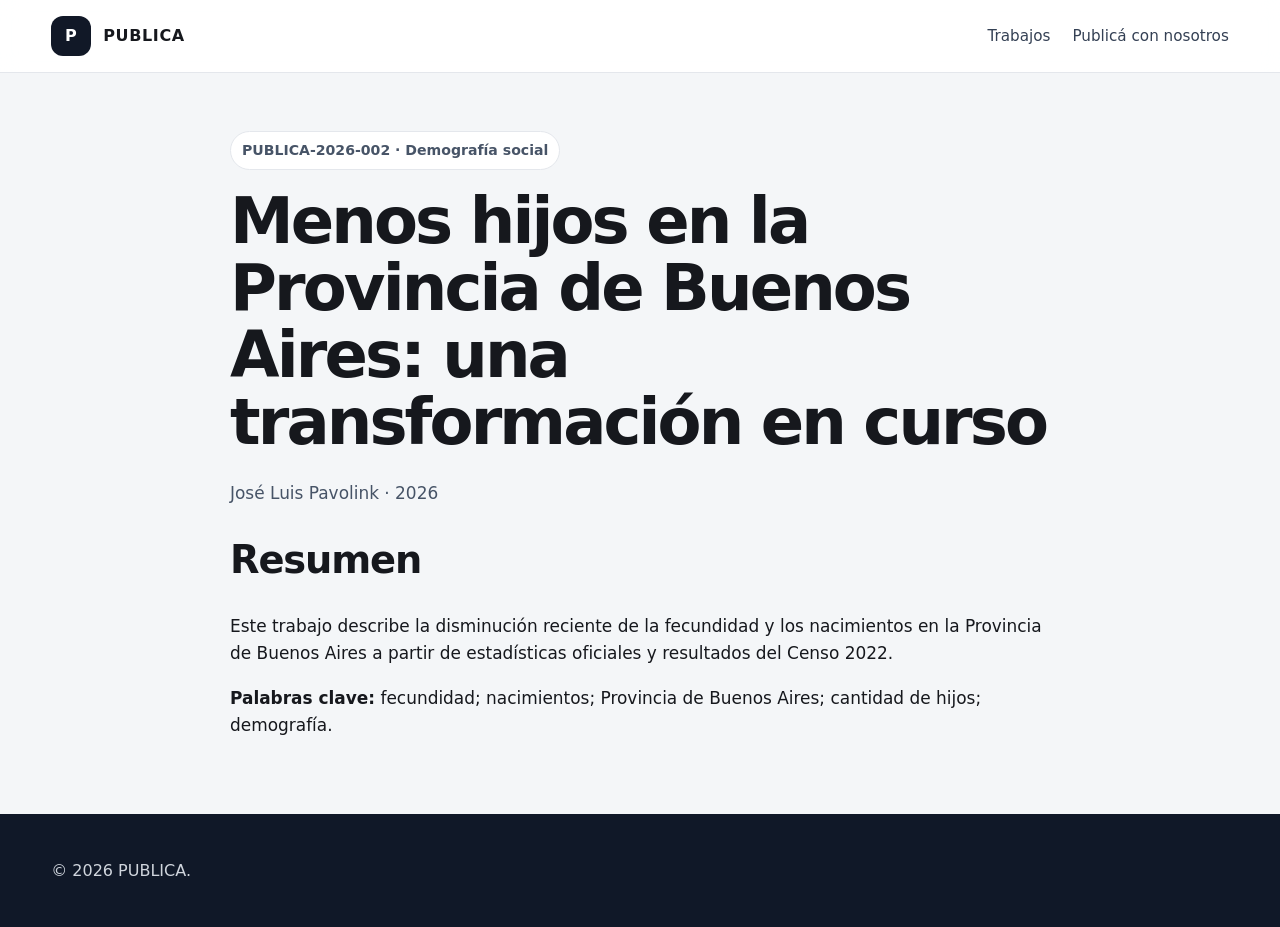
<file: menos-hijos-provincia-buenos-aires.html>
<!doctype html>
<html lang="es">
<head>
<meta charset="utf-8">
<meta name="viewport" content="width=device-width,initial-scale=1">
<title>Menos hijos en la Provincia de Buenos Aires: una transformación en curso | José Luis Pavolink | PUBLICA</title>
<meta name="description" content="Trabajo de José Luis Pavolink sobre la disminución reciente de la fecundidad y los nacimientos en la Provincia de Buenos Aires.">
<meta name="robots" content="index,follow,max-snippet:-1,max-image-preview:large">
<link rel="canonical" href="https://publicaciencia.github.io/menos-hijos-provincia-buenos-aires.html">
<link rel="stylesheet" href="styles.css">

<meta name="citation_title" content="Menos hijos en la Provincia de Buenos Aires: una transformación en curso">
<meta name="citation_author" content="José Luis Pavolink">
<meta name="citation_publication_date" content="2026">
<meta name="citation_language" content="es">
<meta name="citation_publisher" content="PUBLICA">

<script type="application/ld+json">
{
  "@context":"https://schema.org",
  "@type":"ScholarlyArticle",
  "headline":"Menos hijos en la Provincia de Buenos Aires: una transformación en curso",
  "author":{"@type":"Person","name":"José Luis Pavolink"},
  "datePublished":"2026",
  "inLanguage":"es",
  "publisher":{"@type":"Organization","name":"PUBLICA","url":"https://publicaciencia.github.io/"},
  "url":"https://publicaciencia.github.io/menos-hijos-provincia-buenos-aires.html"
}
</script>
</head>
<body>
<header>
  <div class="container nav">
    <a class="brand" href="/"><span class="brand-mark">P</span><span>PUBLICA</span></a>
    <nav><a href="/#trabajos">Trabajos</a><a href="/publicar.html">Publicá con nosotros</a></nav>
  </div>
</header>
<main class="article">
  <span class="kicker">PUBLICA-2026-002 · Demografía social</span>
  <h1>Menos hijos en la Provincia de Buenos Aires: una transformación en curso</h1>
  <p class="lead">José Luis Pavolink · 2026</p>
  <h2>Resumen</h2>
  <p>Este trabajo describe la disminución reciente de la fecundidad y los nacimientos en la Provincia de Buenos Aires a partir de estadísticas oficiales y resultados del Censo 2022.</p>
  <p><strong>Palabras clave:</strong> fecundidad; nacimientos; Provincia de Buenos Aires; cantidad de hijos; demografía.</p>
</main>
<footer><div class="container">© 2026 PUBLICA.</div></footer>
</body>
</html>
</file>
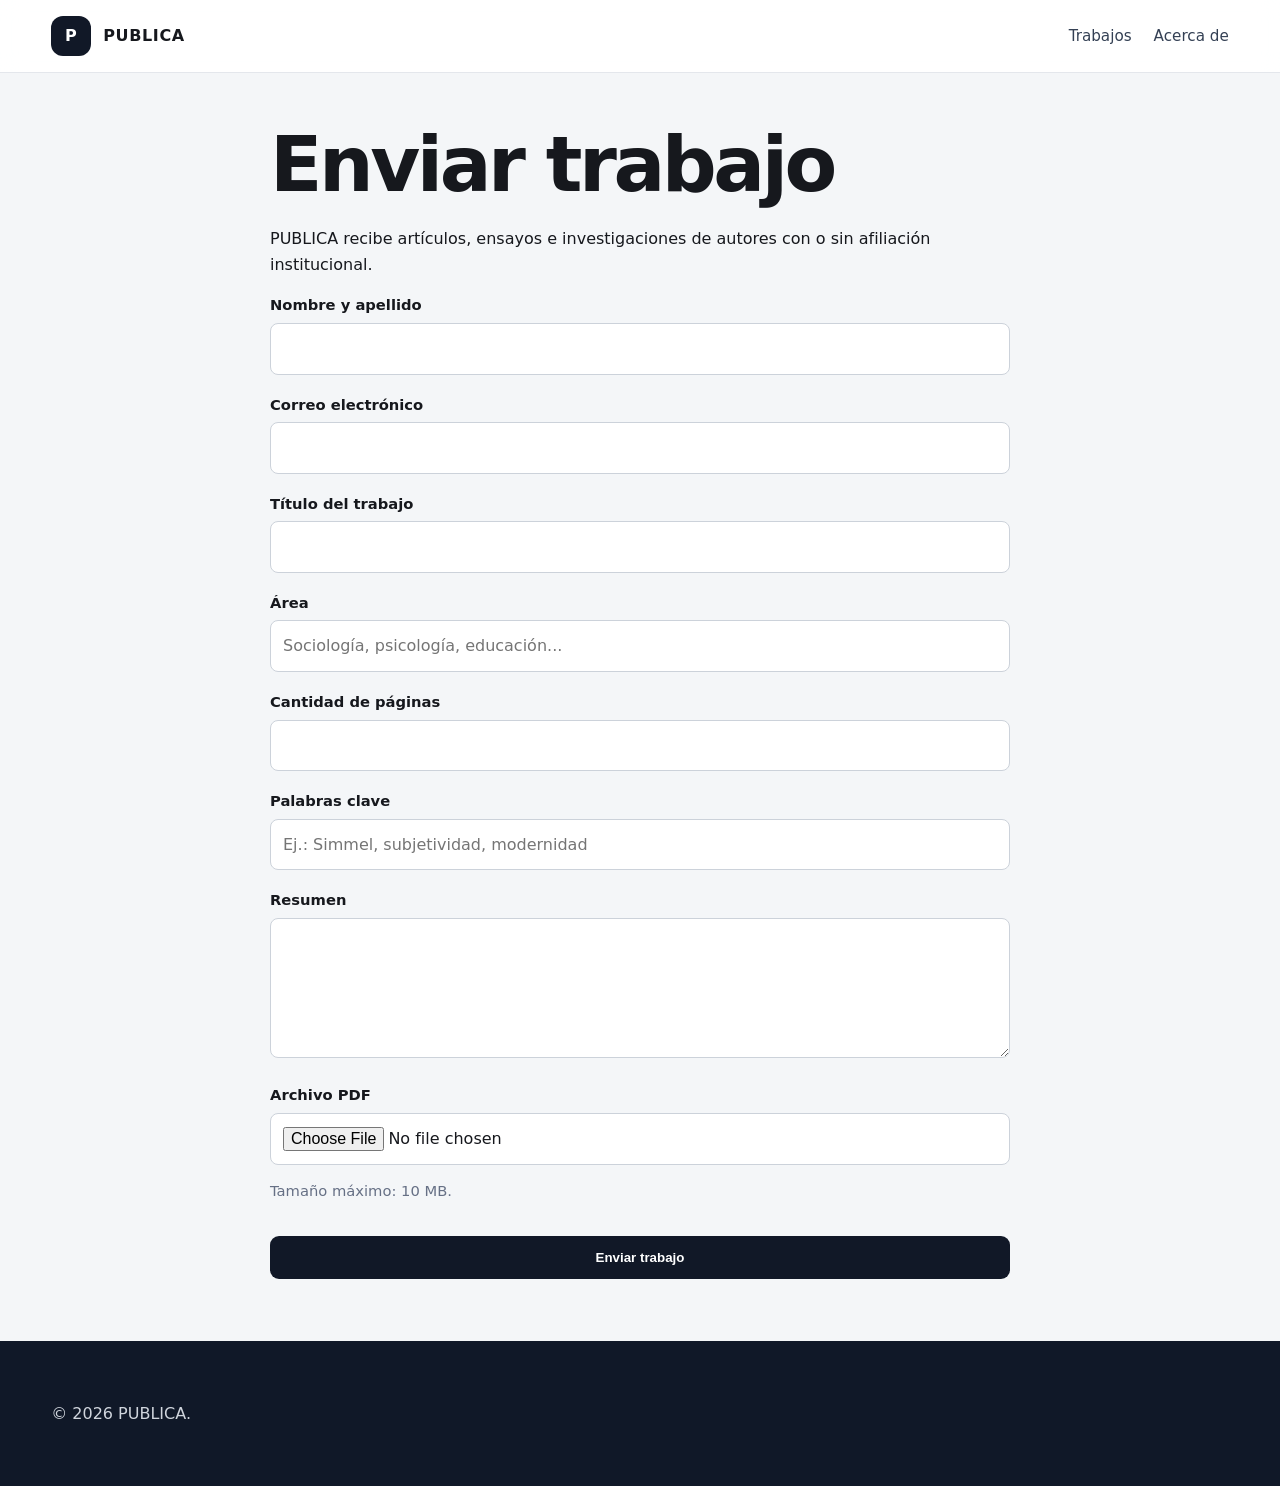
<file: publicar.html>
<!doctype html>
<html lang="es">
<head>
<meta charset="utf-8">
<meta name="viewport" content="width=device-width,initial-scale=1">
<title>Publicá con nosotros | PUBLICA</title>
<meta name="description" content="Envío de trabajos académicos a PUBLICA.">
<link rel="stylesheet" href="styles.css">
<style>
.submission-box{max-width:780px;margin:0 auto;padding:36px 20px}
.submission-box form{display:grid;gap:18px}
.submission-box label{font-weight:600;display:block;margin-bottom:6px}
.submission-box input,.submission-box textarea{width:100%;box-sizing:border-box;padding:12px;border:1px solid #ccd2da;border-radius:8px;font:inherit;background:#fff}
.submission-box textarea{min-height:140px;resize:vertical}
.submission-box button{padding:14px 20px;border:0;border-radius:9px;background:#111827;color:#fff;font-weight:700;cursor:pointer}
.submission-box button:disabled{opacity:.55;cursor:not-allowed}
.small{font-size:.92rem;color:#667085}
#estado{margin-top:8px;font-weight:600}
</style>
</head>
<body>

<header>
  <div class="container nav">
    <a class="brand" href="index.html">
      <span class="brand-mark">P</span>
      <span>PUBLICA</span>
    </a>
    <nav>
      <a href="index.html#trabajos">Trabajos</a>
      <a href="acerca.html">Acerca de</a>
    </nav>
  </div>
</header>

<main class="submission-box">
  <h1>Enviar trabajo</h1>
  <p>PUBLICA recibe artículos, ensayos e investigaciones de autores con o sin afiliación institucional.</p>

  <form id="submissionForm" method="post" action="https://script.google.com/macros/s/AKfycbyrmv4Tu8yxm1yT_3u5wqNIT9uyWU_l6fiDgXKLNCij5_7d-7pVMgFCoOsLL8qVfWex/exec" accept-charset="UTF-8">
    <div><label for="nombre">Nombre y apellido</label><input id="nombre" name="nombre" required></div>
    <div><label for="email">Correo electrónico</label><input id="email" name="email" type="email" required></div>
    <div><label for="titulo">Título del trabajo</label><input id="titulo" name="titulo" required></div>
    <div><label for="area">Área</label><input id="area" name="area" placeholder="Sociología, psicología, educación..."></div>
    <div><label for="paginas">Cantidad de páginas</label><input id="paginas" name="paginas" type="number" min="1"></div>
    <div><label for="palabras_clave">Palabras clave</label><input id="palabras_clave" name="palabras_clave" placeholder="Ej.: Simmel, subjetividad, modernidad"></div>
    <div><label for="resumen">Resumen</label><textarea id="resumen" name="resumen" required></textarea></div>
    <div><label for="archivo">Archivo PDF</label><input id="archivo" type="file" accept="application/pdf,.pdf" required><p class="small">Tamaño máximo: 10 MB.</p></div>

    <input type="hidden" name="file_base64" id="file_base64">
    <input type="hidden" name="file_name" id="file_name">

    <button id="enviarBtn" type="submit">Enviar trabajo</button>
    <div id="estado" aria-live="polite"></div>
  </form>
</main>

<footer><div class="container"><p>© 2026 PUBLICA.</p></div></footer>

<script>
const form = document.getElementById("submissionForm");
const archivo = document.getElementById("archivo");
const base64Input = document.getElementById("file_base64");
const fileNameInput = document.getElementById("file_name");
const estado = document.getElementById("estado");
const btn = document.getElementById("enviarBtn");

form.addEventListener("submit", function (e) {
  e.preventDefault();

  const file = archivo.files[0];

  if (!file) {
    estado.textContent = "Seleccioná un archivo PDF.";
    return;
  }

  if (file.type && file.type !== "application/pdf") {
    estado.textContent = "El archivo debe ser PDF.";
    return;
  }

  if (file.size > 10 * 1024 * 1024) {
    estado.textContent = "El PDF supera el límite de 10 MB.";
    return;
  }

  btn.disabled = true;
  estado.textContent = "Preparando el archivo...";

  const reader = new FileReader();

  reader.onload = function () {
    const base64 = reader.result.split(",")[1];
    base64Input.value = base64;
    fileNameInput.value = file.name;
    estado.textContent = "Enviando...";
    form.submit();
  };

  reader.onerror = function () {
    btn.disabled = false;
    estado.textContent = "No se pudo leer el archivo.";
  };

  reader.readAsDataURL(file);
});
</script>

</body>
</html>
</file>
<file: styles.css>
:root{
  --bg:#f4f6f8;
  --surface:#ffffff;
  --text:#16181d;
  --muted:#667085;
  --line:#e4e7ec;
  --accent:#111827;
  --accent-soft:#eef2f6;
  --max:1180px;
  --radius:18px;
  --shadow:0 10px 30px rgba(16,24,40,.06);
}
*{box-sizing:border-box}
html{scroll-behavior:smooth}
body{
  margin:0;
  font-family:Inter,ui-sans-serif,system-ui,-apple-system,BlinkMacSystemFont,"Segoe UI",Arial,sans-serif;
  background:var(--bg);
  color:var(--text);
  line-height:1.6;
}
a{color:inherit;text-decoration:none}
img{max-width:100%}
.container{width:min(var(--max),92%);margin:auto}
header{
  position:sticky;top:0;z-index:20;
  backdrop-filter:blur(12px);
  background:rgba(255,255,255,.92);
  border-bottom:1px solid var(--line);
}
.nav{
  min-height:72px;display:flex;align-items:center;justify-content:space-between;gap:24px;
}
.brand{display:flex;align-items:center;gap:12px;font-weight:800;letter-spacing:.04em}
.brand-mark{
  width:40px;height:40px;border-radius:12px;background:var(--accent);
  color:white;display:grid;place-items:center;font-weight:900
}
nav{display:flex;gap:22px;align-items:center;flex-wrap:wrap}
nav a{font-size:.95rem;color:#344054}
nav a:hover{color:#000}
.btn{
  display:inline-flex;align-items:center;justify-content:center;gap:8px;
  border:1px solid var(--accent);background:var(--accent);color:#fff;
  padding:12px 18px;border-radius:12px;font-weight:700;cursor:pointer
}
.btn.secondary{background:white;color:var(--accent);border-color:var(--line)}
.hero{
  padding:88px 0 54px;
  background:linear-gradient(180deg,#fff 0%,#f4f6f8 100%);
  border-bottom:1px solid var(--line)
}
.hero-grid{display:grid;grid-template-columns:1.4fr .8fr;gap:40px;align-items:center}
.kicker{
  display:inline-flex;padding:7px 11px;border:1px solid var(--line);
  border-radius:999px;background:#fff;color:#475467;font-size:.88rem;font-weight:700
}
h1{font-size:clamp(2.5rem,6vw,5.2rem);line-height:.98;margin:18px 0 24px;letter-spacing:-.045em}
h2{font-size:clamp(1.8rem,3vw,2.7rem);line-height:1.1;letter-spacing:-.03em}
h3{line-height:1.2}
.lead{font-size:1.15rem;color:#475467;max-width:760px}
.hero-card{
  background:var(--surface);border:1px solid var(--line);border-radius:var(--radius);
  padding:28px;box-shadow:var(--shadow)
}
.hero-card strong{display:block;font-size:2rem;margin-bottom:6px}
.section{padding:64px 0}
.section.white{background:#fff;border-top:1px solid var(--line);border-bottom:1px solid var(--line)}
.section-head{display:flex;justify-content:space-between;align-items:end;gap:24px;margin-bottom:28px}
.section-head p{max-width:640px;color:var(--muted);margin:0}
.grid{display:grid;grid-template-columns:repeat(3,1fr);gap:20px}
.card{
  background:#fff;border:1px solid var(--line);border-radius:var(--radius);
  padding:24px;box-shadow:var(--shadow)
}
.card small,.meta{color:var(--muted)}
.card h3{font-size:1.25rem;margin:10px 0}
.tags{display:flex;gap:8px;flex-wrap:wrap;margin-top:16px}
.tag{padding:6px 9px;background:var(--accent-soft);border-radius:999px;font-size:.8rem;color:#344054}
.searchbar{
  display:flex;gap:10px;margin:24px 0 32px
}
.searchbar input{
  flex:1;padding:14px 16px;border:1px solid var(--line);border-radius:12px;
  font:inherit;background:white
}
.steps{counter-reset:step;display:grid;grid-template-columns:repeat(3,1fr);gap:20px}
.step{background:#fff;border:1px solid var(--line);border-radius:var(--radius);padding:24px}
.step:before{
  counter-increment:step;content:counter(step);
  display:grid;place-items:center;width:36px;height:36px;border-radius:10px;
  background:var(--accent);color:#fff;font-weight:800;margin-bottom:18px
}
.notice{
  border-left:4px solid var(--accent);background:#fff;padding:18px 20px;
  border-radius:0 12px 12px 0;border-top:1px solid var(--line);border-right:1px solid var(--line);border-bottom:1px solid var(--line)
}
.article{
  width:min(820px,92%);margin:0 auto;padding:58px 0
}
.article .meta{margin-bottom:28px}
.article h1{font-size:clamp(2.2rem,5vw,4.2rem);line-height:1.05}
.article p{font-size:1.06rem}
.citation{
  background:#fff;border:1px solid var(--line);border-radius:14px;padding:18px;margin:24px 0
}
.form-grid{display:grid;grid-template-columns:1fr 1fr;gap:16px}
label{font-weight:700;font-size:.92rem}
input,textarea,select{
  width:100%;padding:13px 14px;border:1px solid var(--line);border-radius:10px;font:inherit;background:#fff
}
textarea{min-height:150px;resize:vertical}
.full{grid-column:1/-1}
footer{
  background:#101828;color:#d0d5dd;padding:44px 0;margin-top:0
}
.footer-grid{display:grid;grid-template-columns:1.4fr 1fr 1fr;gap:30px}
footer a{color:#fff}
.small{font-size:.9rem;color:#98a2b3}
hr{border:0;border-top:1px solid var(--line);margin:30px 0}
@media(max-width:850px){
  .hero-grid,.grid,.steps,.footer-grid,.form-grid{grid-template-columns:1fr}
  nav{display:none}
  .hero{padding-top:58px}
  .section-head{align-items:start;flex-direction:column}
}
</file>
